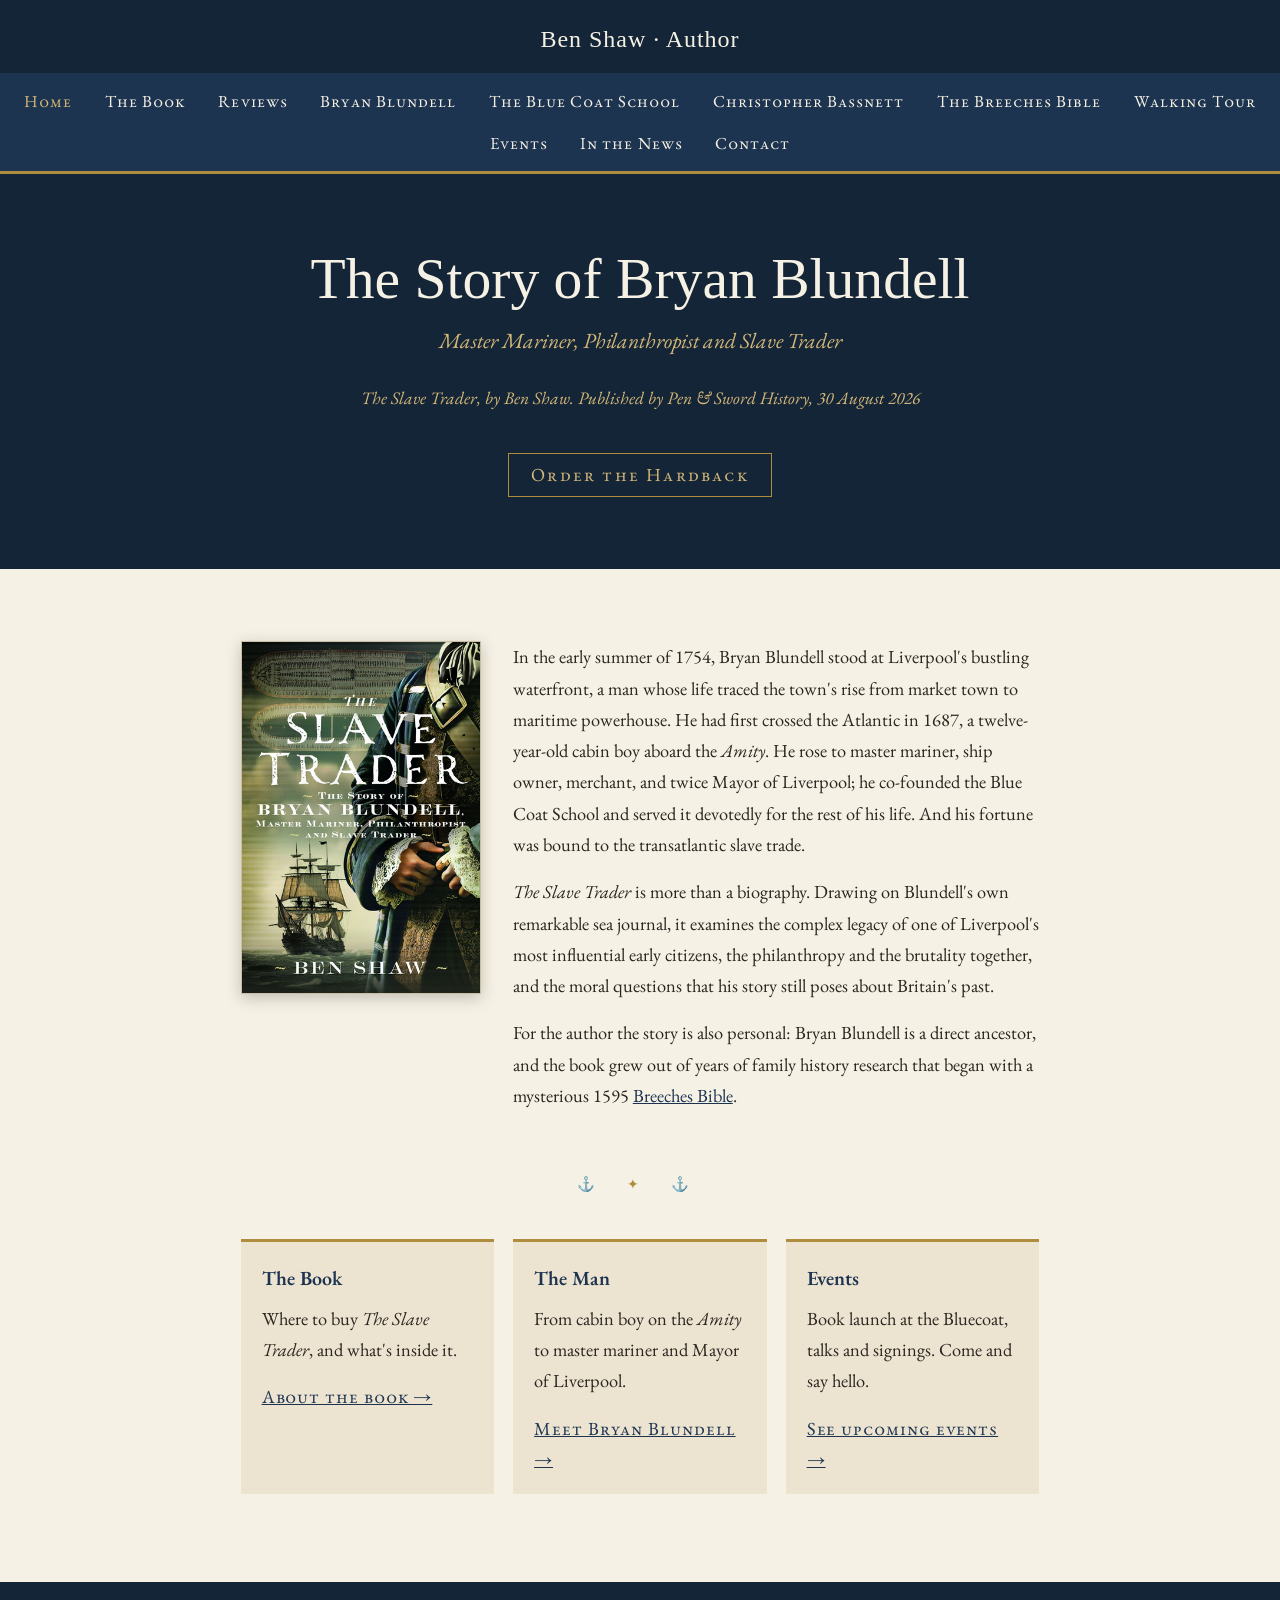
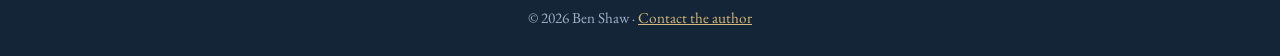
<file: index.html>
<!DOCTYPE html>
<html lang="en">
<head>
<meta charset="UTF-8">
<meta name="viewport" content="width=device-width, initial-scale=1.0">
<title>Ben Shaw, Author | The Story of Bryan Blundell</title>
<meta name="description" content="Ben Shaw, author of The Slave Trader: The Story of Bryan Blundell, Master Mariner, Philanthropist and Slave Trader. Published by Pen &amp; Sword History, 30 August 2026.">
<link rel="stylesheet" href="style.css">
</head>
<body>
<header>
  <div class="site-title"><a href="index.html">Ben Shaw · Author</a></div>
</header>
<nav>
  <a href="index.html" class="current">Home</a>
  <a href="the-slave-trader.html">The Book</a>
  <a href="reviews.html">Reviews</a>
  <a href="bryan-blundell.html">Bryan Blundell</a>
  <a href="blue-coat.html">The Blue Coat School</a>
  <a href="christopher-bassnett.html">Christopher Bassnett</a>
  <a href="breeches-bible.html">The Breeches Bible</a>
  <a href="walking-tour.html">Walking Tour</a>
  <a href="events.html">Events</a>
  <a href="in-the-news.html">In the News</a>
  <a href="contact.html">Contact</a>
</nav>

<div class="hero">
  <h1>The Story of Bryan Blundell</h1>
  <p class="subtitle">Master Mariner, Philanthropist and Slave Trader</p>
  <p class="subtitle" style="font-size:1.1rem;"><em>The Slave Trader</em>, by Ben Shaw. Published by Pen &amp; Sword History, 30 August 2026</p>
  <a class="coming-soon" href="https://www.pen-and-sword.co.uk/The-Slave-Trader-Hardback/p/62162" style="text-decoration:none;">Order the Hardback</a>
</div>

<main>
  <div class="book-block">
    <img src="images/the-slave-trader-cover.png" alt="Cover of The Slave Trader by Ben Shaw">
    <div class="book-text">
      <p>In the early summer of 1754, Bryan Blundell stood at Liverpool's bustling waterfront, a man whose life traced the town's rise from market town to maritime powerhouse. He had first crossed the Atlantic in 1687, a twelve-year-old cabin boy aboard the <em>Amity</em>. He rose to master mariner, ship owner, merchant, and twice Mayor of Liverpool; he co-founded the Blue Coat School and served it devotedly for the rest of his life. And his fortune was bound to the transatlantic slave trade.</p>
      <p><em>The Slave Trader</em> is more than a biography. Drawing on Blundell's own remarkable sea journal, it examines the complex legacy of one of Liverpool's most influential early citizens, the philanthropy and the brutality together, and the moral questions that his story still poses about Britain's past.</p>
      <p>For the author the story is also personal: Bryan Blundell is a direct ancestor, and the book grew out of years of family history research that began with a mysterious 1595 <a href="breeches-bible.html">Breeches Bible</a>.</p>
    </div>
  </div>

  <hr class="flourish">

  <div class="features">
    <div class="feature">
      <h3>The Book</h3>
      <p>Where to buy <em>The Slave Trader</em>, and what's inside it.</p>
      <a href="the-slave-trader.html">About the book →</a>
    </div>
    <div class="feature">
      <h3>The Man</h3>
      <p>From cabin boy on the <em>Amity</em> to master mariner and Mayor of Liverpool.</p>
      <a href="bryan-blundell.html">Meet Bryan Blundell →</a>
    </div>
    <div class="feature">
      <h3>Events</h3>
      <p>Book launch at the Bluecoat, talks and signings. Come and say hello.</p>
      <a href="events.html">See upcoming events →</a>
    </div>
  </div>
</main>

<footer>
  <p>© 2026 Ben Shaw · <a href="contact.html">Contact the author</a></p>
</footer>
<!-- Cloudflare Web Analytics --><script type='module' src='https://static.cloudflareinsights.com/beacon.min.js' data-cf-beacon='{"token": "50ad4c76dd9146de8ef9f88a80dfe9ea"}'></script><!-- End Cloudflare Web Analytics --></body>
</html>
</file>
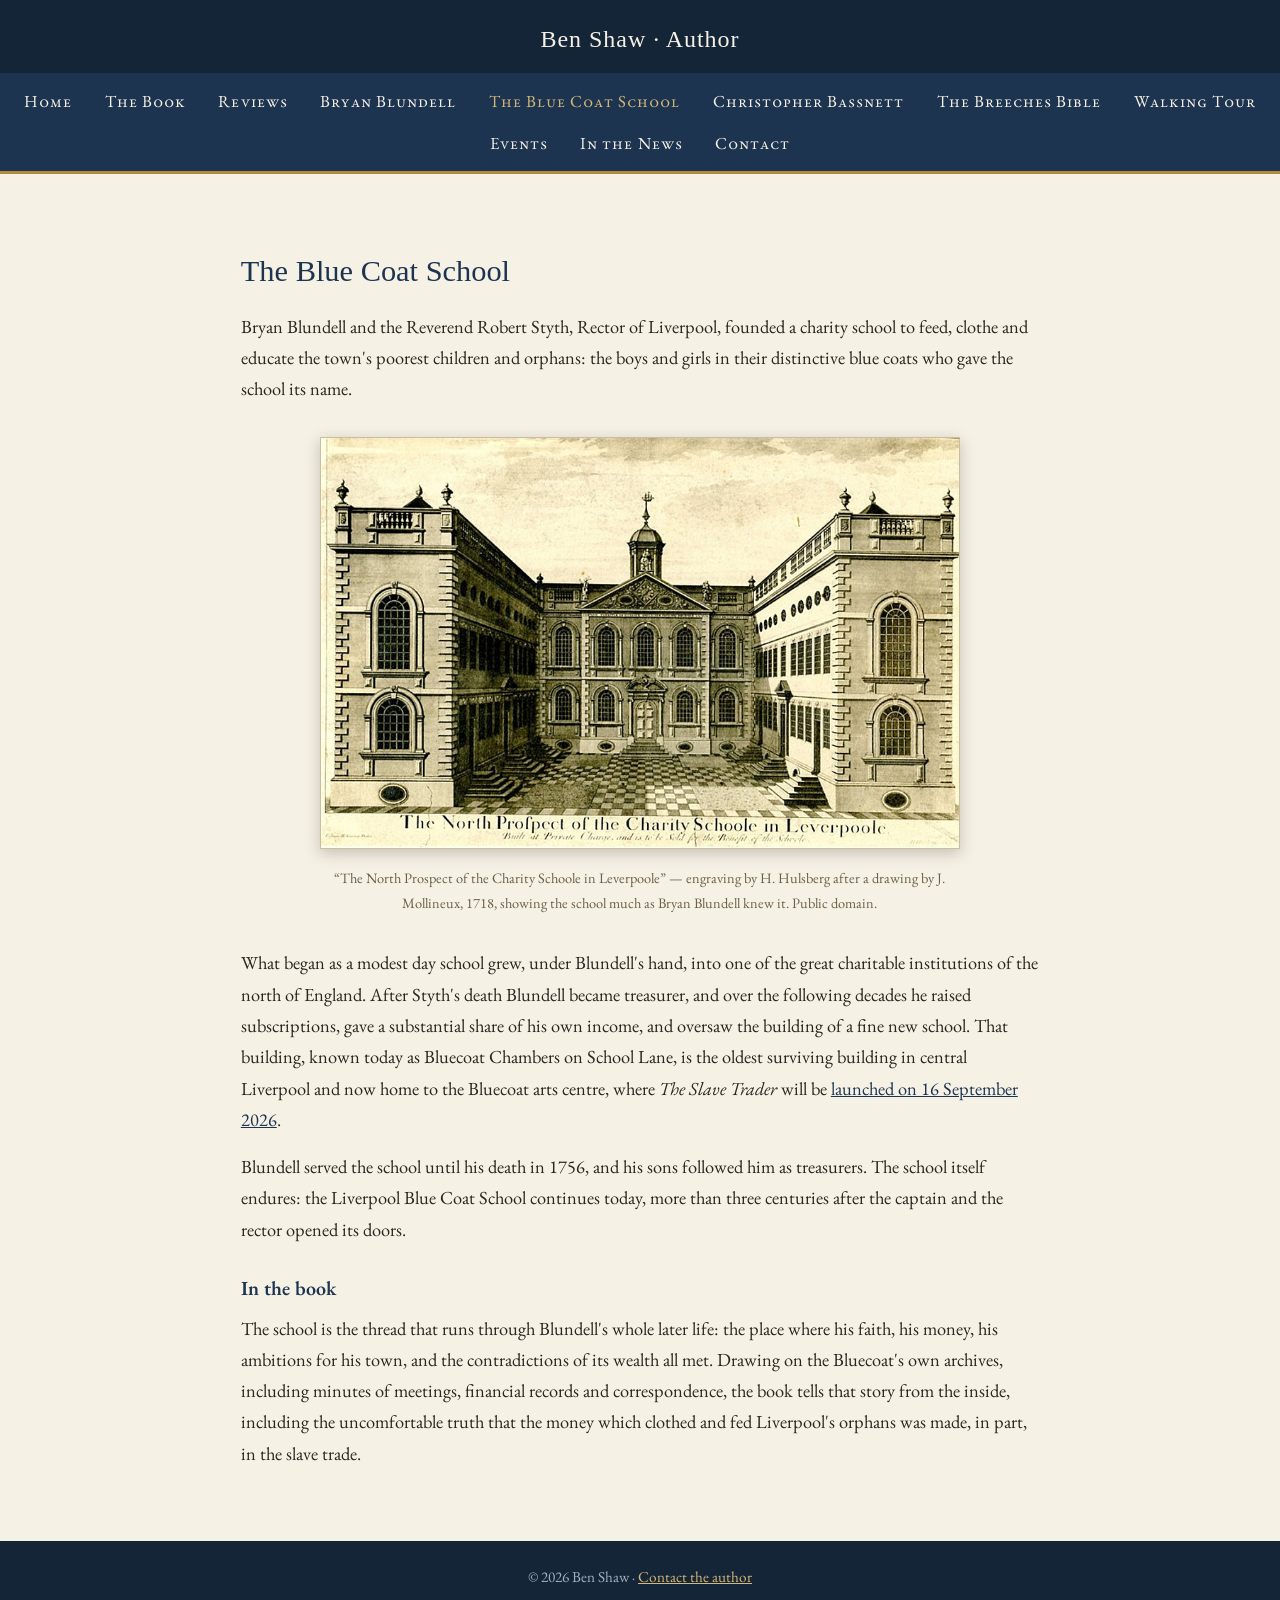
<file: blue-coat.html>
<!DOCTYPE html>
<html lang="en">
<head>
<meta charset="UTF-8">
<meta name="viewport" content="width=device-width, initial-scale=1.0">
<title>The Blue Coat School | Ben Shaw, Author</title>
<link rel="stylesheet" href="style.css">
</head>
<body>
<header>
  <div class="site-title"><a href="index.html">Ben Shaw · Author</a></div>
</header>
<nav>
  <a href="index.html">Home</a>
  <a href="the-slave-trader.html">The Book</a>
  <a href="reviews.html">Reviews</a>
  <a href="bryan-blundell.html">Bryan Blundell</a>
  <a href="blue-coat.html" class="current">The Blue Coat School</a>
  <a href="christopher-bassnett.html">Christopher Bassnett</a>
  <a href="breeches-bible.html">The Breeches Bible</a>
  <a href="walking-tour.html">Walking Tour</a>
  <a href="events.html">Events</a>
  <a href="in-the-news.html">In the News</a>
  <a href="contact.html">Contact</a>
</nav>

<main>
  <h2>The Blue Coat School</h2>
  <p>Bryan Blundell and the Reverend Robert Styth, Rector of Liverpool, founded a charity school to feed, clothe and educate the town's poorest children and orphans: the boys and girls in their distinctive blue coats who gave the school its name.</p>

  <figure class="plate">
    <img src="images/blue-coat-hospital-1718.png" alt="The North Prospect of the Charity Schoole in Leverpoole, an engraving of 1718">
    <figcaption>&ldquo;The North Prospect of the Charity Schoole in Leverpoole&rdquo; — engraving by H. Hulsberg after a drawing by J. Mollineux, 1718, showing the school much as Bryan Blundell knew it. Public domain.</figcaption>
  </figure>

  <p>What began as a modest day school grew, under Blundell's hand, into one of the great charitable institutions of the north of England. After Styth's death Blundell became treasurer, and over the following decades he raised subscriptions, gave a substantial share of his own income, and oversaw the building of a fine new school. That building, known today as Bluecoat Chambers on School Lane, is the oldest surviving building in central Liverpool and now home to the Bluecoat arts centre, where <em>The Slave Trader</em> will be <a href="events.html">launched on 16 September 2026</a>.</p>

  <p>Blundell served the school until his death in 1756, and his sons followed him as treasurers. The school itself endures: the Liverpool Blue Coat School continues today, more than three centuries after the captain and the rector opened its doors.</p>

  <h3>In the book</h3>
  <p>The school is the thread that runs through Blundell's whole later life: the place where his faith, his money, his ambitions for his town, and the contradictions of its wealth all met. Drawing on the Bluecoat's own archives, including minutes of meetings, financial records and correspondence, the book tells that story from the inside, including the uncomfortable truth that the money which clothed and fed Liverpool's orphans was made, in part, in the slave trade.</p>
</main>

<footer>
  <p>© 2026 Ben Shaw · <a href="contact.html">Contact the author</a></p>
</footer>
<!-- Cloudflare Web Analytics --><script type='module' src='https://static.cloudflareinsights.com/beacon.min.js' data-cf-beacon='{"token": "50ad4c76dd9146de8ef9f88a80dfe9ea"}'></script><!-- End Cloudflare Web Analytics --></body>
</html>
</file>
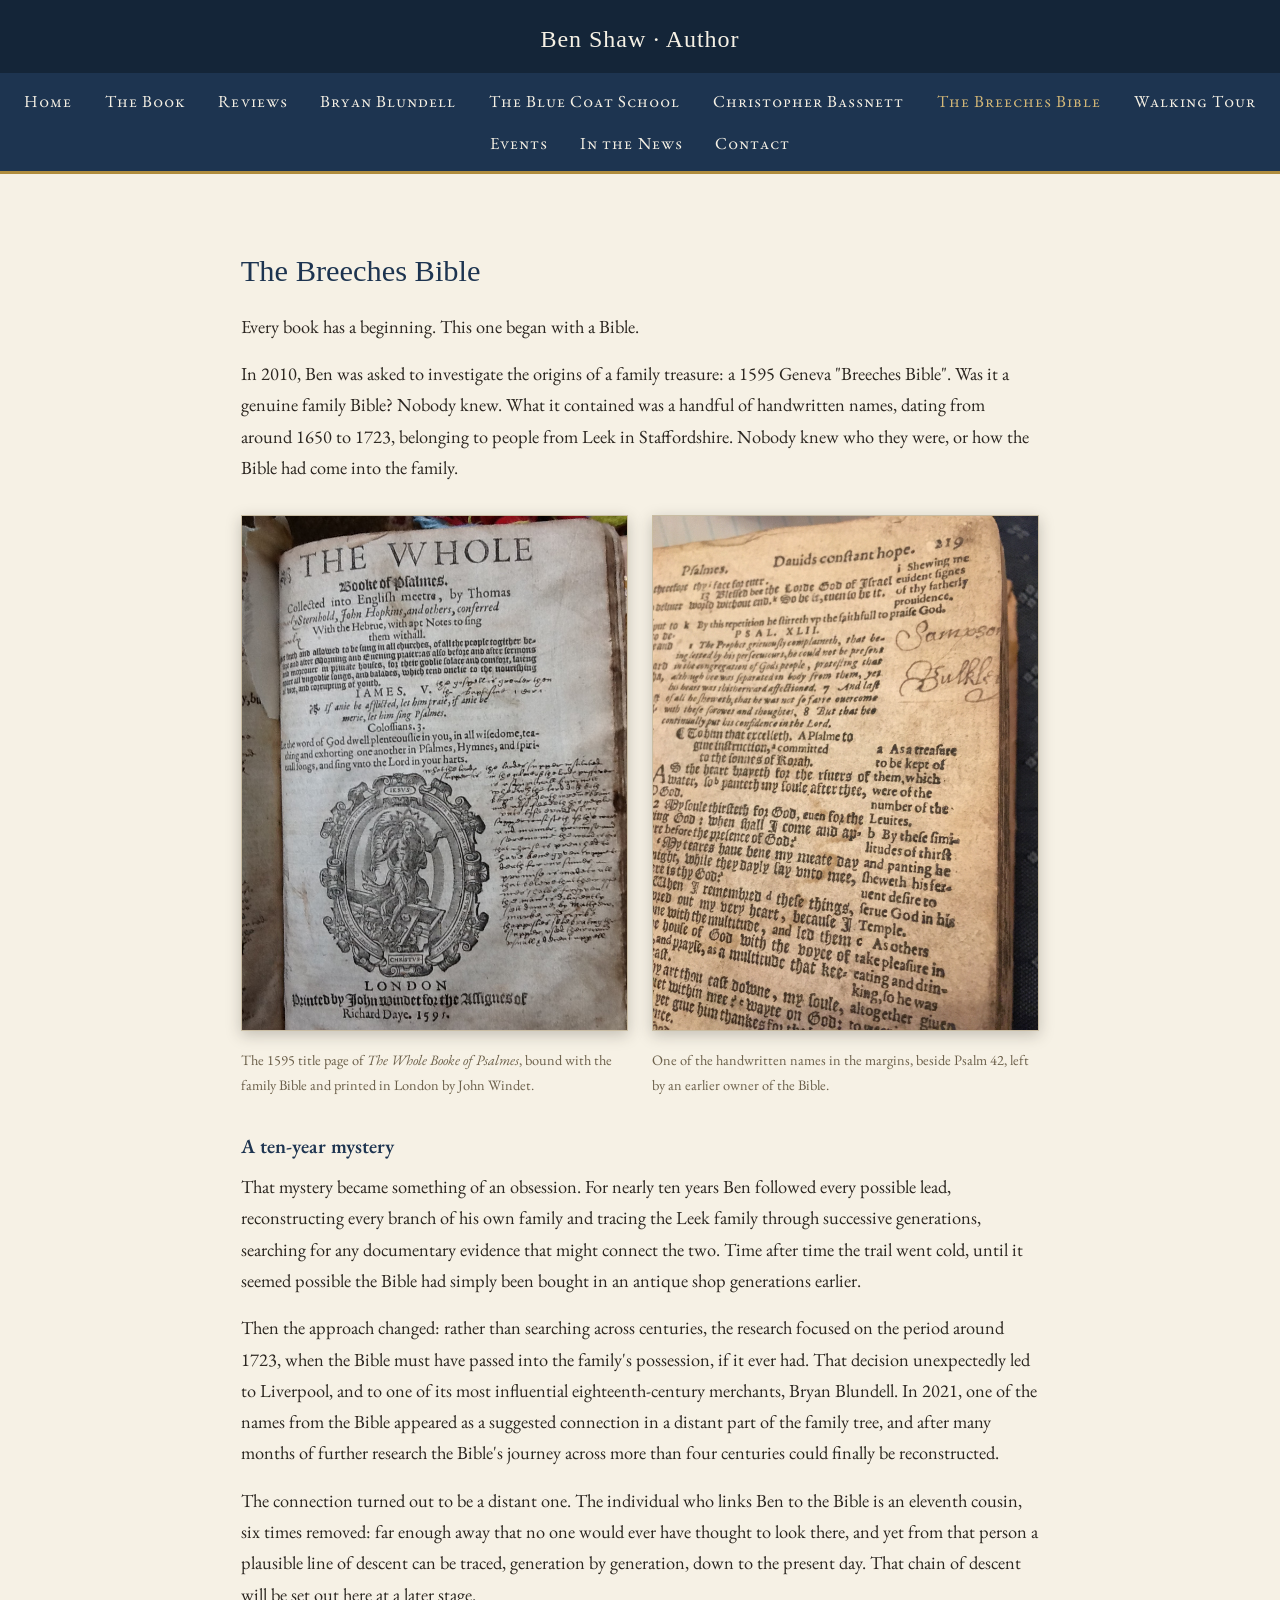
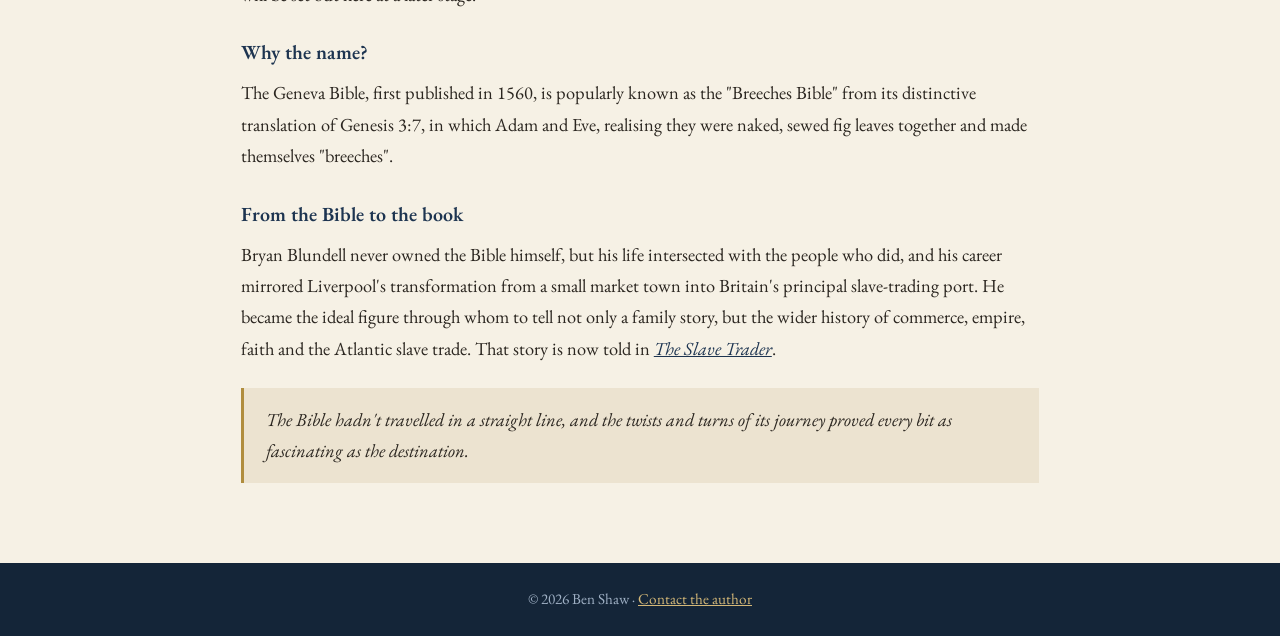
<file: breeches-bible.html>
<!DOCTYPE html>
<html lang="en">
<head>
<meta charset="UTF-8">
<meta name="viewport" content="width=device-width, initial-scale=1.0">
<title>The Breeches Bible | Ben Shaw, Author</title>
<link rel="stylesheet" href="style.css">
</head>
<body>
<header>
  <div class="site-title"><a href="index.html">Ben Shaw · Author</a></div>
</header>
<nav>
  <a href="index.html">Home</a>
  <a href="the-slave-trader.html">The Book</a>
  <a href="reviews.html">Reviews</a>
  <a href="bryan-blundell.html">Bryan Blundell</a>
  <a href="blue-coat.html">The Blue Coat School</a>
  <a href="christopher-bassnett.html">Christopher Bassnett</a>
  <a href="breeches-bible.html" class="current">The Breeches Bible</a>
  <a href="walking-tour.html">Walking Tour</a>
  <a href="events.html">Events</a>
  <a href="in-the-news.html">In the News</a>
  <a href="contact.html">Contact</a>
</nav>

<main>
  <h2>The Breeches Bible</h2>
  <p>Every book has a beginning. This one began with a Bible.</p>

  <p>In 2010, Ben was asked to investigate the origins of a family treasure: a 1595 Geneva "Breeches Bible". Was it a genuine family Bible? Nobody knew. What it contained was a handful of handwritten names, dating from around 1650 to 1723, belonging to people from Leek in Staffordshire. Nobody knew who they were, or how the Bible had come into the family.</p>

  <div class="image-row">
    <figure>
      <img src="images/breeches-bible-title-page-1595.png" alt="Title page of The Whole Booke of Psalmes, London, 1595, bound with the Geneva Breeches Bible">
      <figcaption>The 1595 title page of <em>The Whole Booke of Psalmes</em>, bound with the family Bible and printed in London by John Windet.</figcaption>
    </figure>
    <figure>
      <img src="images/breeches-bible-signatures.png" alt="A page of the Psalms in the Breeches Bible with a handwritten name in the margin">
      <figcaption>One of the handwritten names in the margins, beside Psalm 42, left by an earlier owner of the Bible.</figcaption>
    </figure>
  </div>

  <h3>A ten-year mystery</h3>
  <p>That mystery became something of an obsession. For nearly ten years Ben followed every possible lead, reconstructing every branch of his own family and tracing the Leek family through successive generations, searching for any documentary evidence that might connect the two. Time after time the trail went cold, until it seemed possible the Bible had simply been bought in an antique shop generations earlier.</p>

  <p>Then the approach changed: rather than searching across centuries, the research focused on the period around 1723, when the Bible must have passed into the family's possession, if it ever had. That decision unexpectedly led to Liverpool, and to one of its most influential eighteenth-century merchants, Bryan Blundell. In 2021, one of the names from the Bible appeared as a suggested connection in a distant part of the family tree, and after many months of further research the Bible's journey across more than four centuries could finally be reconstructed.</p>

  <p>The connection turned out to be a distant one. The individual who links Ben to the Bible is an eleventh cousin, six times removed: far enough away that no one would ever have thought to look there, and yet from that person a plausible line of descent can be traced, generation by generation, down to the present day. That chain of descent will be set out here at a later stage.</p>

  <h3>Why the name?</h3>
  <p>The Geneva Bible, first published in 1560, is popularly known as the "Breeches Bible" from its distinctive translation of Genesis 3:7, in which Adam and Eve, realising they were naked, sewed fig leaves together and made themselves "breeches".</p>

  <h3>From the Bible to the book</h3>
  <p>Bryan Blundell never owned the Bible himself, but his life intersected with the people who did, and his career mirrored Liverpool's transformation from a small market town into Britain's principal slave-trading port. He became the ideal figure through whom to tell not only a family story, but the wider history of commerce, empire, faith and the Atlantic slave trade. That story is now told in <a href="the-slave-trader.html"><em>The Slave Trader</em></a>.</p>

  <blockquote>
    The Bible hadn't travelled in a straight line, and the twists and turns of its journey proved every bit as fascinating as the destination.
  </blockquote>
</main>

<footer>
  <p>© 2026 Ben Shaw · <a href="contact.html">Contact the author</a></p>
</footer>
<!-- Cloudflare Web Analytics --><script type='module' src='https://static.cloudflareinsights.com/beacon.min.js' data-cf-beacon='{"token": "50ad4c76dd9146de8ef9f88a80dfe9ea"}'></script><!-- End Cloudflare Web Analytics --></body>
</html>
</file>
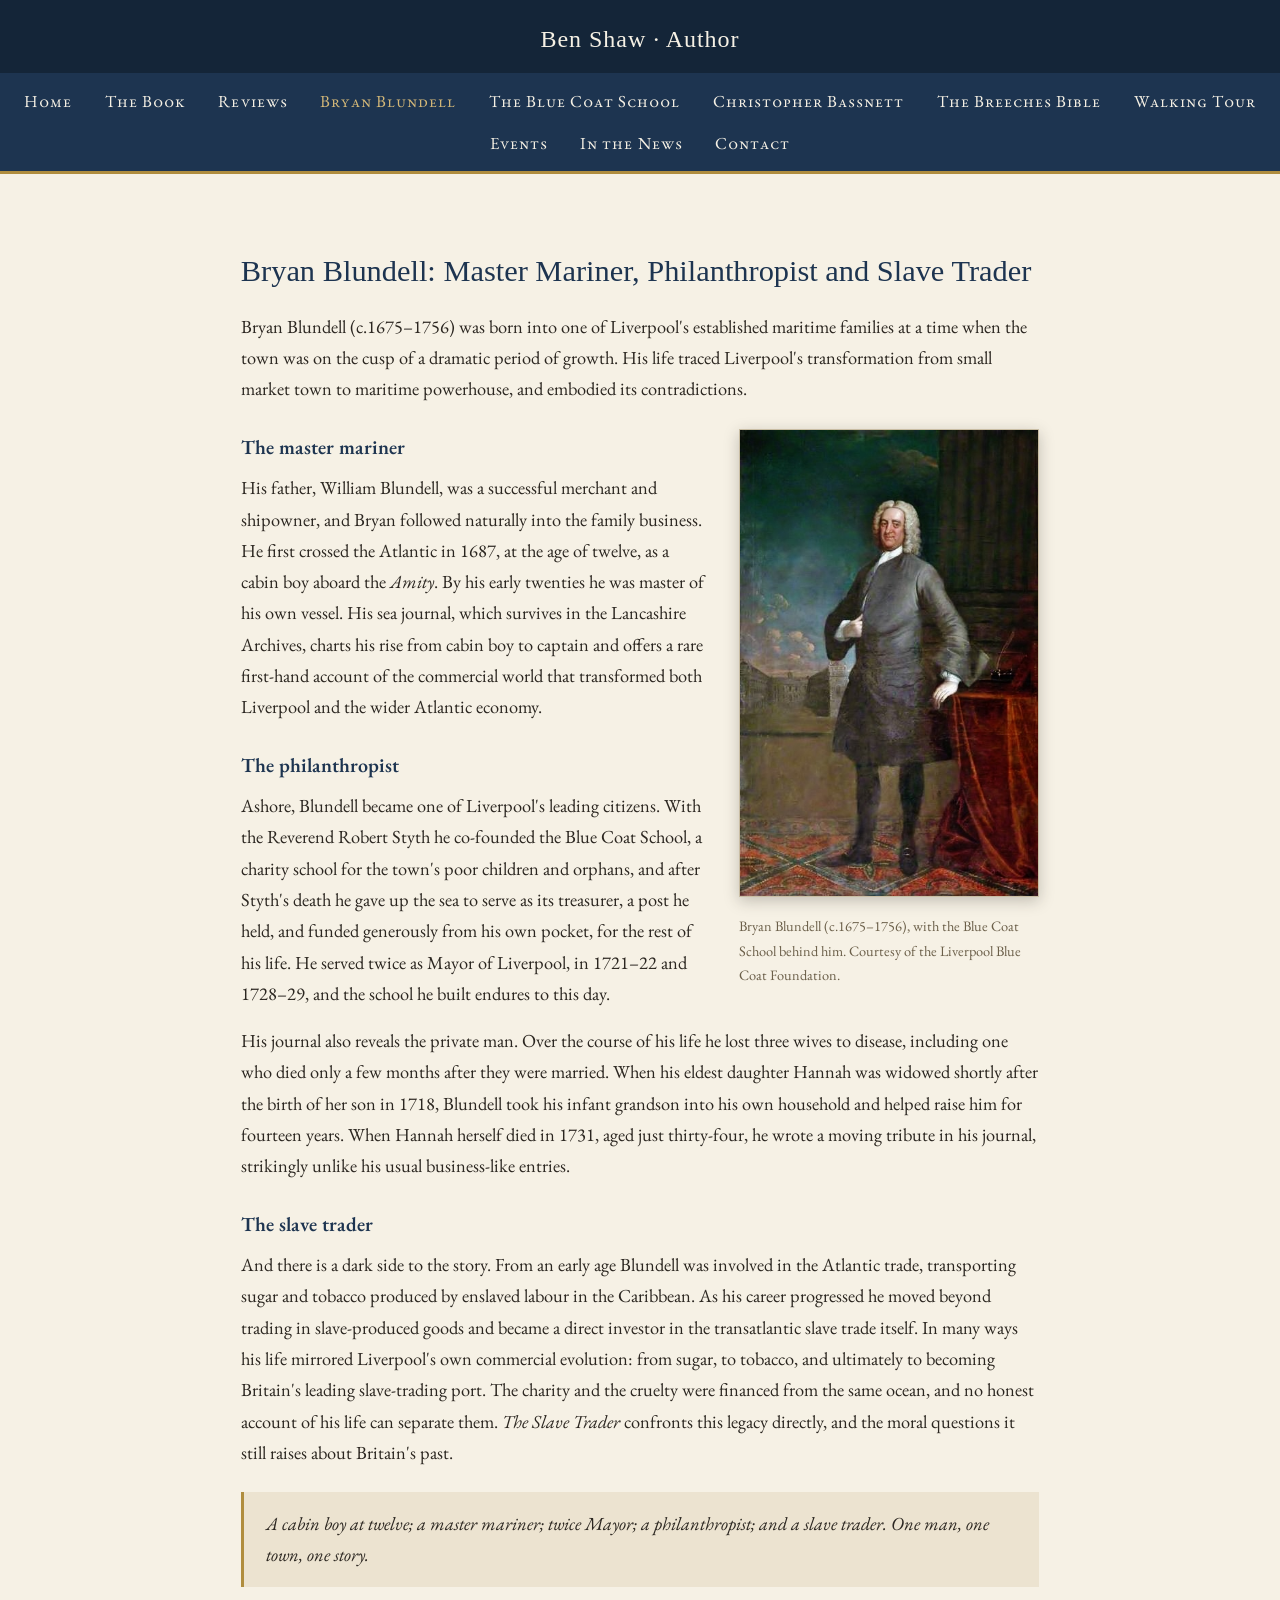
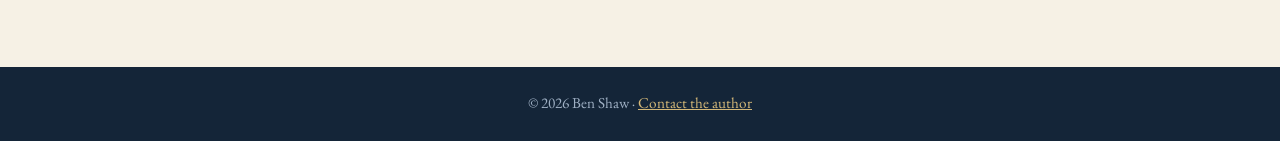
<file: bryan-blundell.html>
<!DOCTYPE html>
<html lang="en">
<head>
<meta charset="UTF-8">
<meta name="viewport" content="width=device-width, initial-scale=1.0">
<title>Bryan Blundell | Master Mariner, Philanthropist and Slave Trader</title>
<link rel="stylesheet" href="style.css">
</head>
<body>
<header>
  <div class="site-title"><a href="index.html">Ben Shaw · Author</a></div>
</header>
<nav>
  <a href="index.html">Home</a>
  <a href="the-slave-trader.html">The Book</a>
  <a href="reviews.html">Reviews</a>
  <a href="bryan-blundell.html" class="current">Bryan Blundell</a>
  <a href="blue-coat.html">The Blue Coat School</a>
  <a href="christopher-bassnett.html">Christopher Bassnett</a>
  <a href="breeches-bible.html">The Breeches Bible</a>
  <a href="walking-tour.html">Walking Tour</a>
  <a href="events.html">Events</a>
  <a href="in-the-news.html">In the News</a>
  <a href="contact.html">Contact</a>
</nav>

<main>
  <h2>Bryan Blundell: Master Mariner, Philanthropist and Slave Trader</h2>
  <p>Bryan Blundell (c.1675–1756) was born into one of Liverpool's established maritime families at a time when the town was on the cusp of a dramatic period of growth. His life traced Liverpool's transformation from small market town to maritime powerhouse, and embodied its contradictions.</p>

  <figure class="portrait">
    <img src="images/bryan-blundell-portrait.png" alt="Portrait of Bryan Blundell, standing beside a draped table with a view of the Blue Coat School behind him">
    <figcaption>Bryan Blundell (c.1675&ndash;1756), with the Blue Coat School behind him. Courtesy of the Liverpool Blue Coat Foundation.</figcaption>
  </figure>

  <h3>The master mariner</h3>
  <p>His father, William Blundell, was a successful merchant and shipowner, and Bryan followed naturally into the family business. He first crossed the Atlantic in 1687, at the age of twelve, as a cabin boy aboard the <em>Amity</em>. By his early twenties he was master of his own vessel. His sea journal, which survives in the Lancashire Archives, charts his rise from cabin boy to captain and offers a rare first-hand account of the commercial world that transformed both Liverpool and the wider Atlantic economy.</p>

  <h3>The philanthropist</h3>
  <p>Ashore, Blundell became one of Liverpool's leading citizens. With the Reverend Robert Styth he co-founded the Blue Coat School, a charity school for the town's poor children and orphans, and after Styth's death he gave up the sea to serve as its treasurer, a post he held, and funded generously from his own pocket, for the rest of his life. He served twice as Mayor of Liverpool, in 1721–22 and 1728–29, and the school he built endures to this day.</p>

  <p>His journal also reveals the private man. Over the course of his life he lost three wives to disease, including one who died only a few months after they were married. When his eldest daughter Hannah was widowed shortly after the birth of her son in 1718, Blundell took his infant grandson into his own household and helped raise him for fourteen years. When Hannah herself died in 1731, aged just thirty-four, he wrote a moving tribute in his journal, strikingly unlike his usual business-like entries.</p>

  <h3>The slave trader</h3>
  <p>And there is a dark side to the story. From an early age Blundell was involved in the Atlantic trade, transporting sugar and tobacco produced by enslaved labour in the Caribbean. As his career progressed he moved beyond trading in slave-produced goods and became a direct investor in the transatlantic slave trade itself. In many ways his life mirrored Liverpool's own commercial evolution: from sugar, to tobacco, and ultimately to becoming Britain's leading slave-trading port. The charity and the cruelty were financed from the same ocean, and no honest account of his life can separate them. <em>The Slave Trader</em> confronts this legacy directly, and the moral questions it still raises about Britain's past.</p>

  <blockquote>
    A cabin boy at twelve; a master mariner; twice Mayor; a philanthropist; and a slave trader. One man, one town, one story.
  </blockquote>
</main>

<footer>
  <p>© 2026 Ben Shaw · <a href="contact.html">Contact the author</a></p>
</footer>
<!-- Cloudflare Web Analytics --><script type='module' src='https://static.cloudflareinsights.com/beacon.min.js' data-cf-beacon='{"token": "50ad4c76dd9146de8ef9f88a80dfe9ea"}'></script><!-- End Cloudflare Web Analytics --></body>
</html>
</file>
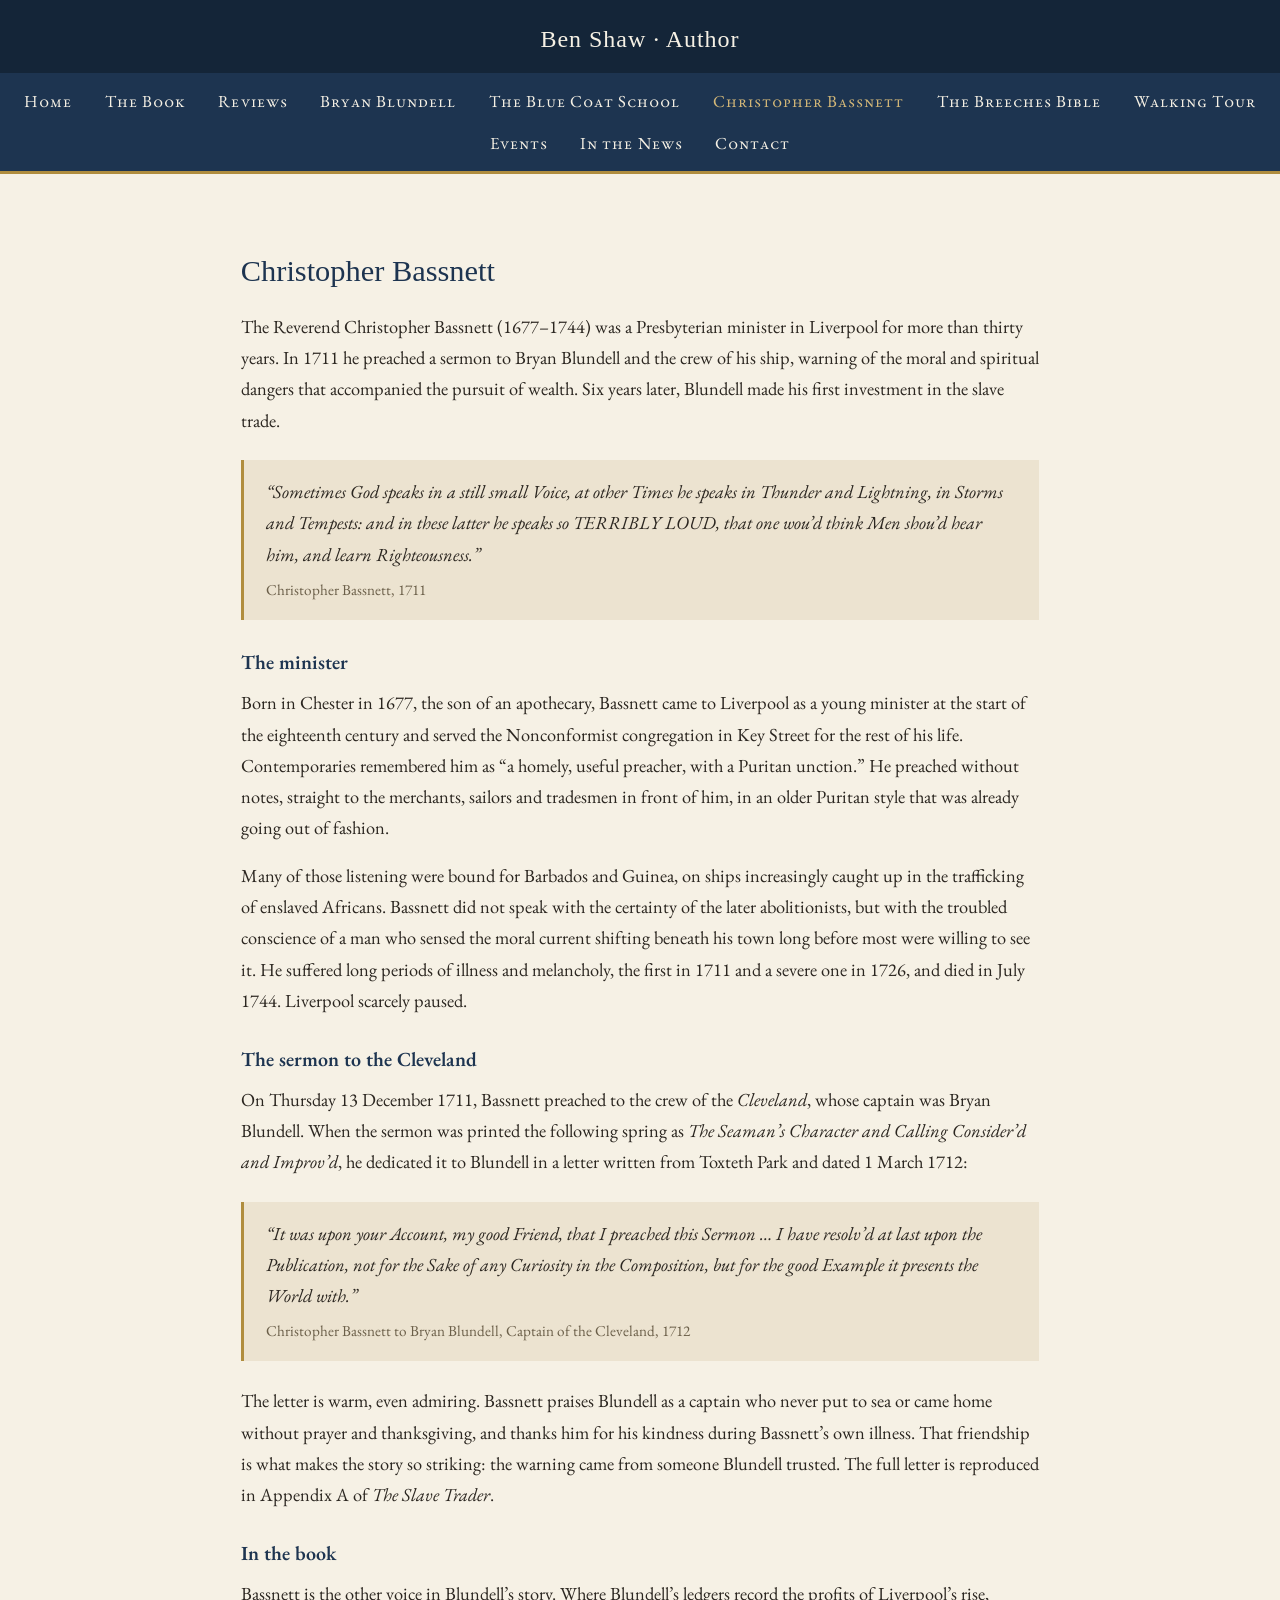
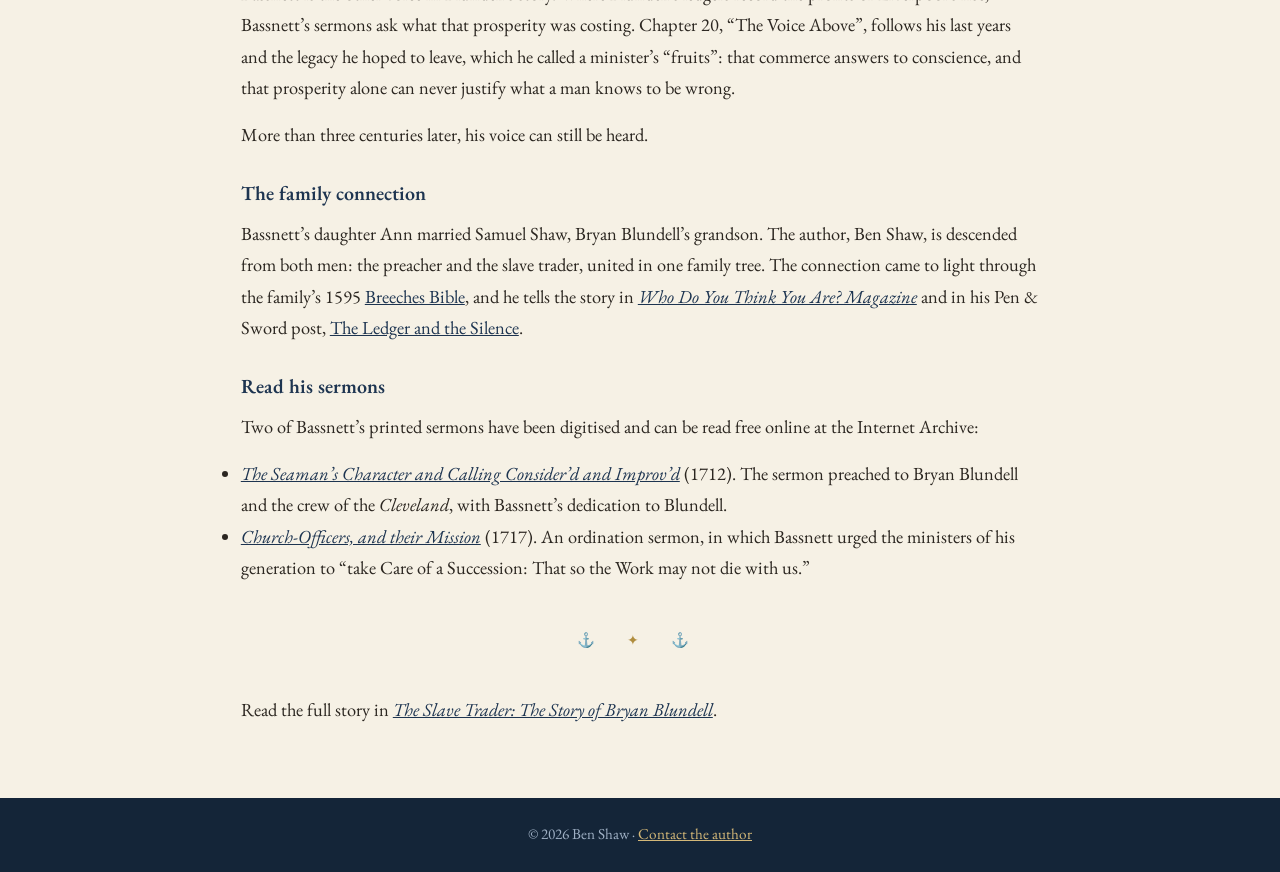
<file: christopher-bassnett.html>
<!DOCTYPE html>
<html lang="en">
<head>
<meta charset="UTF-8">
<meta name="viewport" content="width=device-width, initial-scale=1.0">
<title>Christopher Bassnett | Ben Shaw, Author</title>
<meta name="description" content="Christopher Bassnett (1677–1744), the Liverpool minister who preached to Bryan Blundell and his crew in 1711, and his place in The Slave Trader.">
<link rel="stylesheet" href="style.css">
</head>
<body>
<header>
  <div class="site-title"><a href="index.html">Ben Shaw · Author</a></div>
</header>
<nav>
  <a href="index.html">Home</a>
  <a href="the-slave-trader.html">The Book</a>
  <a href="reviews.html">Reviews</a>
  <a href="bryan-blundell.html">Bryan Blundell</a>
  <a href="blue-coat.html">The Blue Coat School</a>
  <a href="christopher-bassnett.html" class="current">Christopher Bassnett</a>
  <a href="breeches-bible.html">The Breeches Bible</a>
  <a href="walking-tour.html">Walking Tour</a>
  <a href="events.html">Events</a>
  <a href="in-the-news.html">In the News</a>
  <a href="contact.html">Contact</a>
</nav>

<main>
  <h2>Christopher Bassnett</h2>
  <p>The Reverend Christopher Bassnett (1677–1744) was a Presbyterian minister in Liverpool for more than thirty years. In 1711 he preached a sermon to Bryan Blundell and the crew of his ship, warning of the moral and spiritual dangers that accompanied the pursuit of wealth. Six years later, Blundell made his first investment in the slave trade.</p>

  <blockquote>
    “Sometimes God speaks in a still small Voice, at other Times he speaks in Thunder and Lightning, in Storms and Tempests: and in these latter he speaks so TERRIBLY LOUD, that one wou’d think Men shou’d hear him, and learn Righteousness.”
    <cite>Christopher Bassnett, 1711</cite>
  </blockquote>

  <h3>The minister</h3>
  <p>Born in Chester in 1677, the son of an apothecary, Bassnett came to Liverpool as a young minister at the start of the eighteenth century and served the Nonconformist congregation in Key Street for the rest of his life. Contemporaries remembered him as “a homely, useful preacher, with a Puritan unction.” He preached without notes, straight to the merchants, sailors and tradesmen in front of him, in an older Puritan style that was already going out of fashion.</p>
  <p>Many of those listening were bound for Barbados and Guinea, on ships increasingly caught up in the trafficking of enslaved Africans. Bassnett did not speak with the certainty of the later abolitionists, but with the troubled conscience of a man who sensed the moral current shifting beneath his town long before most were willing to see it. He suffered long periods of illness and melancholy, the first in 1711 and a severe one in 1726, and died in July 1744. Liverpool scarcely paused.</p>

  <h3>The sermon to the Cleveland</h3>
  <p>On Thursday 13 December 1711, Bassnett preached to the crew of the <em>Cleveland</em>, whose captain was Bryan Blundell. When the sermon was printed the following spring as <em>The Seaman’s Character and Calling Consider’d and Improv’d</em>, he dedicated it to Blundell in a letter written from Toxteth Park and dated 1 March 1712:</p>

  <blockquote>
    “It was upon your Account, my good Friend, that I preached this Sermon … I have resolv’d at last upon the Publication, not for the Sake of any Curiosity in the Composition, but for the good Example it presents the World with.”
    <cite>Christopher Bassnett to Bryan Blundell, Captain of the Cleveland, 1712</cite>
  </blockquote>

  <p>The letter is warm, even admiring. Bassnett praises Blundell as a captain who never put to sea or came home without prayer and thanksgiving, and thanks him for his kindness during Bassnett’s own illness. That friendship is what makes the story so striking: the warning came from someone Blundell trusted. The full letter is reproduced in Appendix A of <em>The Slave Trader</em>.</p>

  <h3>In the book</h3>
  <p>Bassnett is the other voice in Blundell’s story. Where Blundell’s ledgers record the profits of Liverpool’s rise, Bassnett’s sermons ask what that prosperity was costing. Chapter 20, “The Voice Above”, follows his last years and the legacy he hoped to leave, which he called a minister’s “fruits”: that commerce answers to conscience, and that prosperity alone can never justify what a man knows to be wrong.</p>
  <p>More than three centuries later, his voice can still be heard.</p>

  <h3>The family connection</h3>
  <p>Bassnett’s daughter Ann married Samuel Shaw, Bryan Blundell’s grandson. The author, Ben Shaw, is descended from both men: the preacher and the slave trader, united in one family tree. The connection came to light through the family’s 1595 <a href="breeches-bible.html">Breeches Bible</a>, and he tells the story in <a href="in-the-news.html"><em>Who Do You Think You Are? Magazine</em></a> and in his Pen &amp; Sword post, <a href="https://www.pen-and-sword.co.uk/blog/the-ledger-and-the-silence/" target="_blank" rel="noopener">The Ledger and the Silence</a>.</p>

  <h3>Read his sermons</h3>
  <p>Two of Bassnett’s printed sermons have been digitised and can be read free online at the Internet Archive:</p>
  <ul>
    <li><a href="https://archive.org/details/bim_eighteenth-century_the-seamans-character-a_bassnett-christopher_1712" target="_blank" rel="noopener"><em>The Seaman’s Character and Calling Consider’d and Improv’d</em></a> (1712). The sermon preached to Bryan Blundell and the crew of the <em>Cleveland</em>, with Bassnett’s dedication to Blundell.</li>
    <li><a href="https://archive.org/details/bim_eighteenth-century_church-officers-and-the_bassnett-christopher_1717" target="_blank" rel="noopener"><em>Church-Officers, and their Mission</em></a> (1717). An ordination sermon, in which Bassnett urged the ministers of his generation to “take Care of a Succession: That so the Work may not die with us.”</li>
  </ul>

  <hr class="flourish">

  <p>Read the full story in <a href="the-slave-trader.html"><em>The Slave Trader: The Story of Bryan Blundell</em></a>.</p>
</main>

<footer>
  <p>© 2026 Ben Shaw · <a href="contact.html">Contact the author</a></p>
</footer>
<!-- Cloudflare Web Analytics --><script type='module' src='https://static.cloudflareinsights.com/beacon.min.js' data-cf-beacon='{"token": "50ad4c76dd9146de8ef9f88a80dfe9ea"}'></script><!-- End Cloudflare Web Analytics --></body>
</html>
</file>
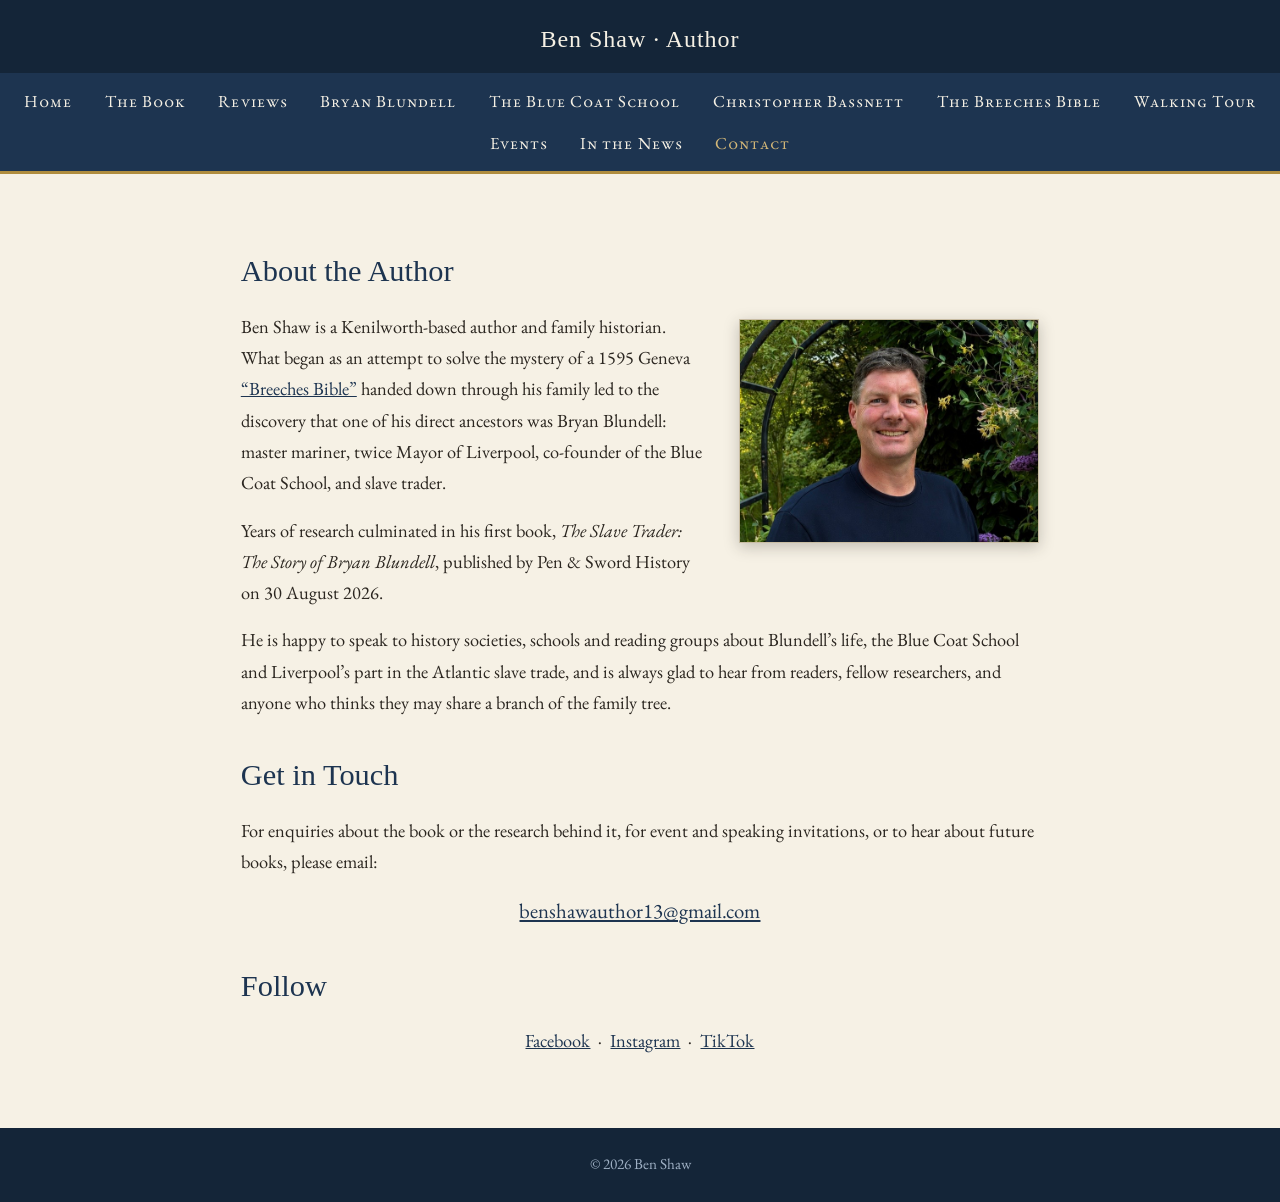
<file: contact.html>
<!DOCTYPE html>
<html lang="en">
<head>
<meta charset="UTF-8">
<meta name="viewport" content="width=device-width, initial-scale=1.0">
<title>Contact | Ben Shaw, Author</title>
<link rel="stylesheet" href="style.css">
</head>
<body>
<header>
  <div class="site-title"><a href="index.html">Ben Shaw · Author</a></div>
</header>
<nav>
  <a href="index.html">Home</a>
  <a href="the-slave-trader.html">The Book</a>
  <a href="reviews.html">Reviews</a>
  <a href="bryan-blundell.html">Bryan Blundell</a>
  <a href="blue-coat.html">The Blue Coat School</a>
  <a href="christopher-bassnett.html">Christopher Bassnett</a>
  <a href="breeches-bible.html">The Breeches Bible</a>
  <a href="walking-tour.html">Walking Tour</a>
  <a href="events.html">Events</a>
  <a href="in-the-news.html">In the News</a>
  <a href="contact.html" class="current">Contact</a>
</nav>

<main>
  <h2>About the Author</h2>
  <figure class="portrait">
    <img src="images/ben-shaw-author.png" alt="Ben Shaw, author of The Slave Trader">
  </figure>
  <p>Ben Shaw is a Kenilworth-based author and family historian. What began as an attempt to solve the mystery of a 1595 Geneva <a href="breeches-bible.html">&ldquo;Breeches Bible&rdquo;</a> handed down through his family led to the discovery that one of his direct ancestors was Bryan Blundell: master mariner, twice Mayor of Liverpool, co-founder of the Blue Coat School, and slave trader.</p>

  <p>Years of research culminated in his first book, <em>The Slave Trader: The Story of Bryan Blundell</em>, published by Pen &amp; Sword History on 30 August 2026.</p>

  <p>He is happy to speak to history societies, schools and reading groups about Blundell’s life, the Blue Coat School and Liverpool’s part in the Atlantic slave trade, and is always glad to hear from readers, fellow researchers, and anyone who thinks they may share a branch of the family tree.</p>

  <h2>Get in Touch</h2>
  <p>For enquiries about the book or the research behind it, for event and speaking invitations, or to hear about future books, please email:</p>
  <p style="text-align:center; font-size:1.3rem;"><a href="mailto:benshawauthor13@gmail.com">benshawauthor13@gmail.com</a></p>

  <h2>Follow</h2>
  <p style="text-align:center; font-size:1.15rem;">
    <a href="https://www.facebook.com/profile.php?id=61563699553266" target="_blank" rel="noopener">Facebook</a>
    &nbsp;&middot;&nbsp;
    <a href="https://www.instagram.com/benshawauthor13/" target="_blank" rel="noopener">Instagram</a>
    &nbsp;&middot;&nbsp;
    <a href="https://www.tiktok.com/@ben.the.bookworm" target="_blank" rel="noopener">TikTok</a>
  </p>
</main>

<footer>
  <p>&copy; 2026 Ben Shaw</p>
</footer>
<!-- Cloudflare Web Analytics --><script type='module' src='https://static.cloudflareinsights.com/beacon.min.js' data-cf-beacon='{"token": "50ad4c76dd9146de8ef9f88a80dfe9ea"}'></script><!-- End Cloudflare Web Analytics --></body>
</html>
</file>
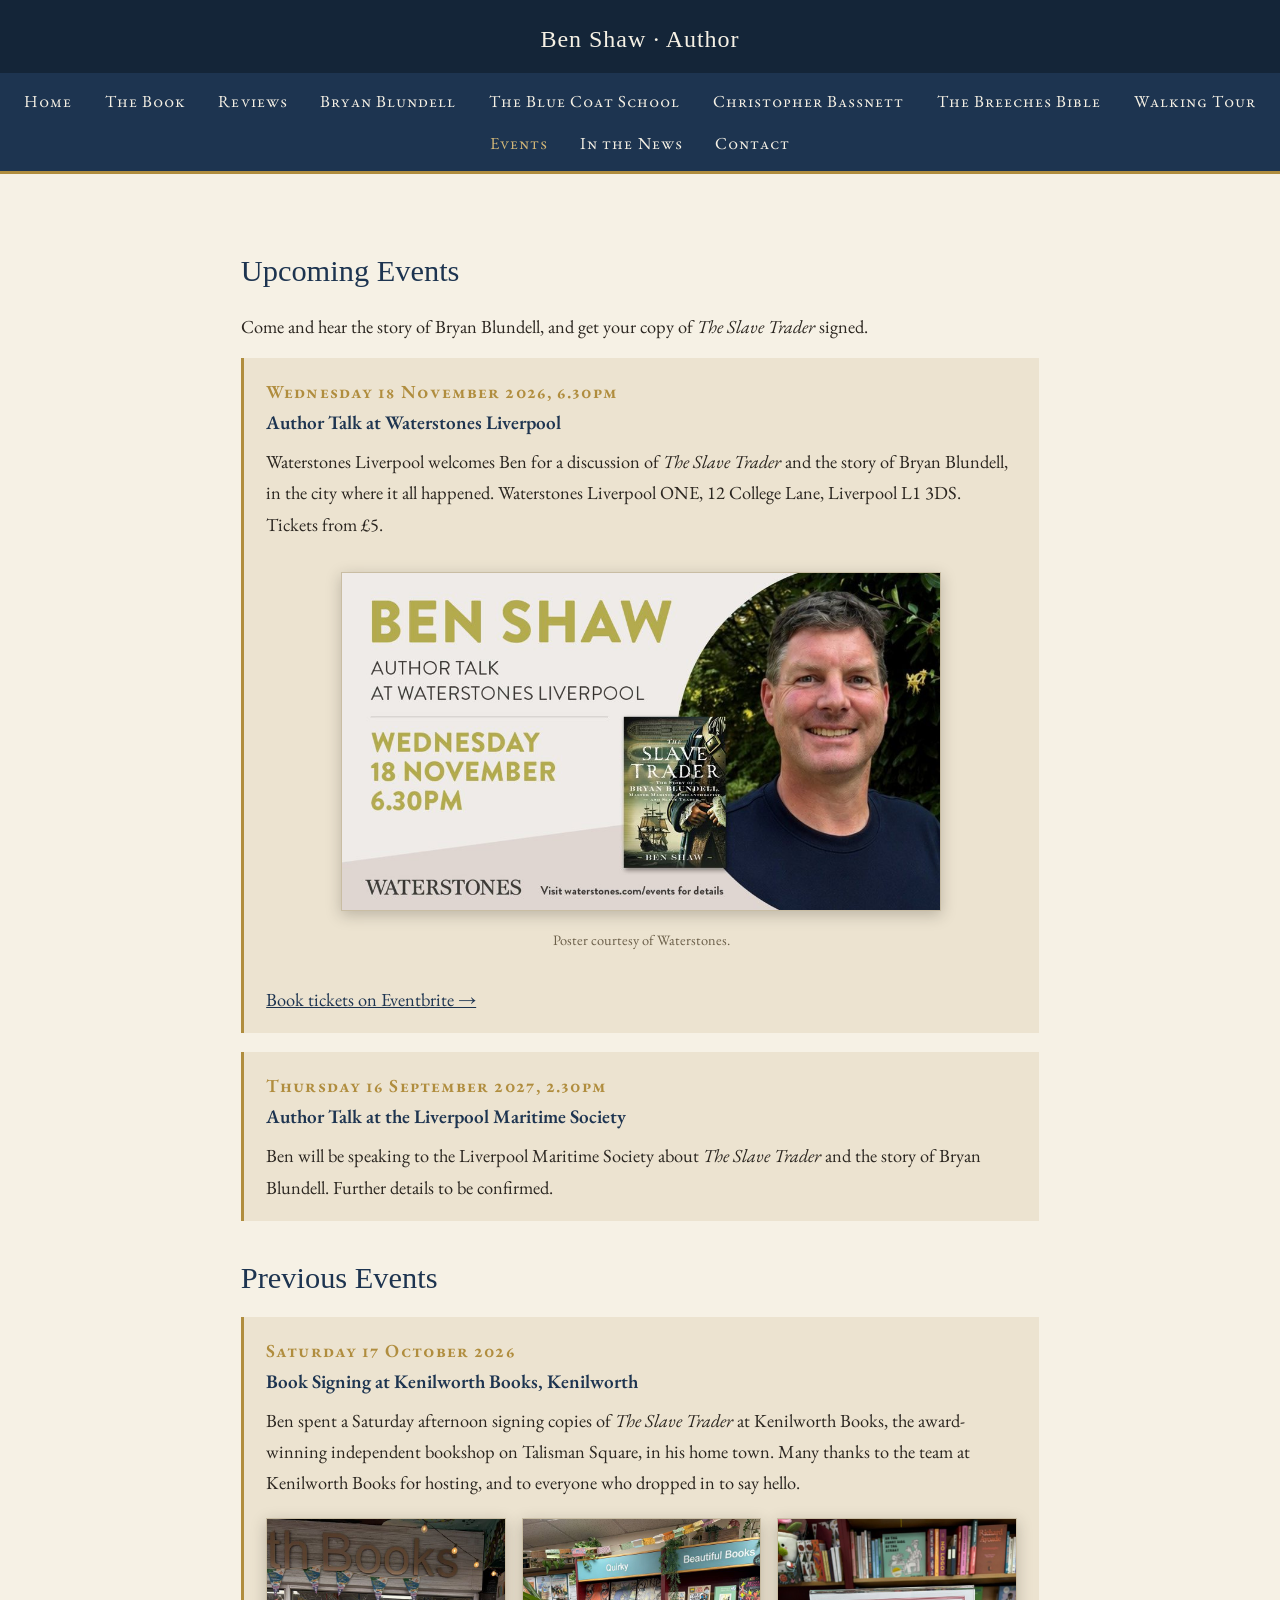
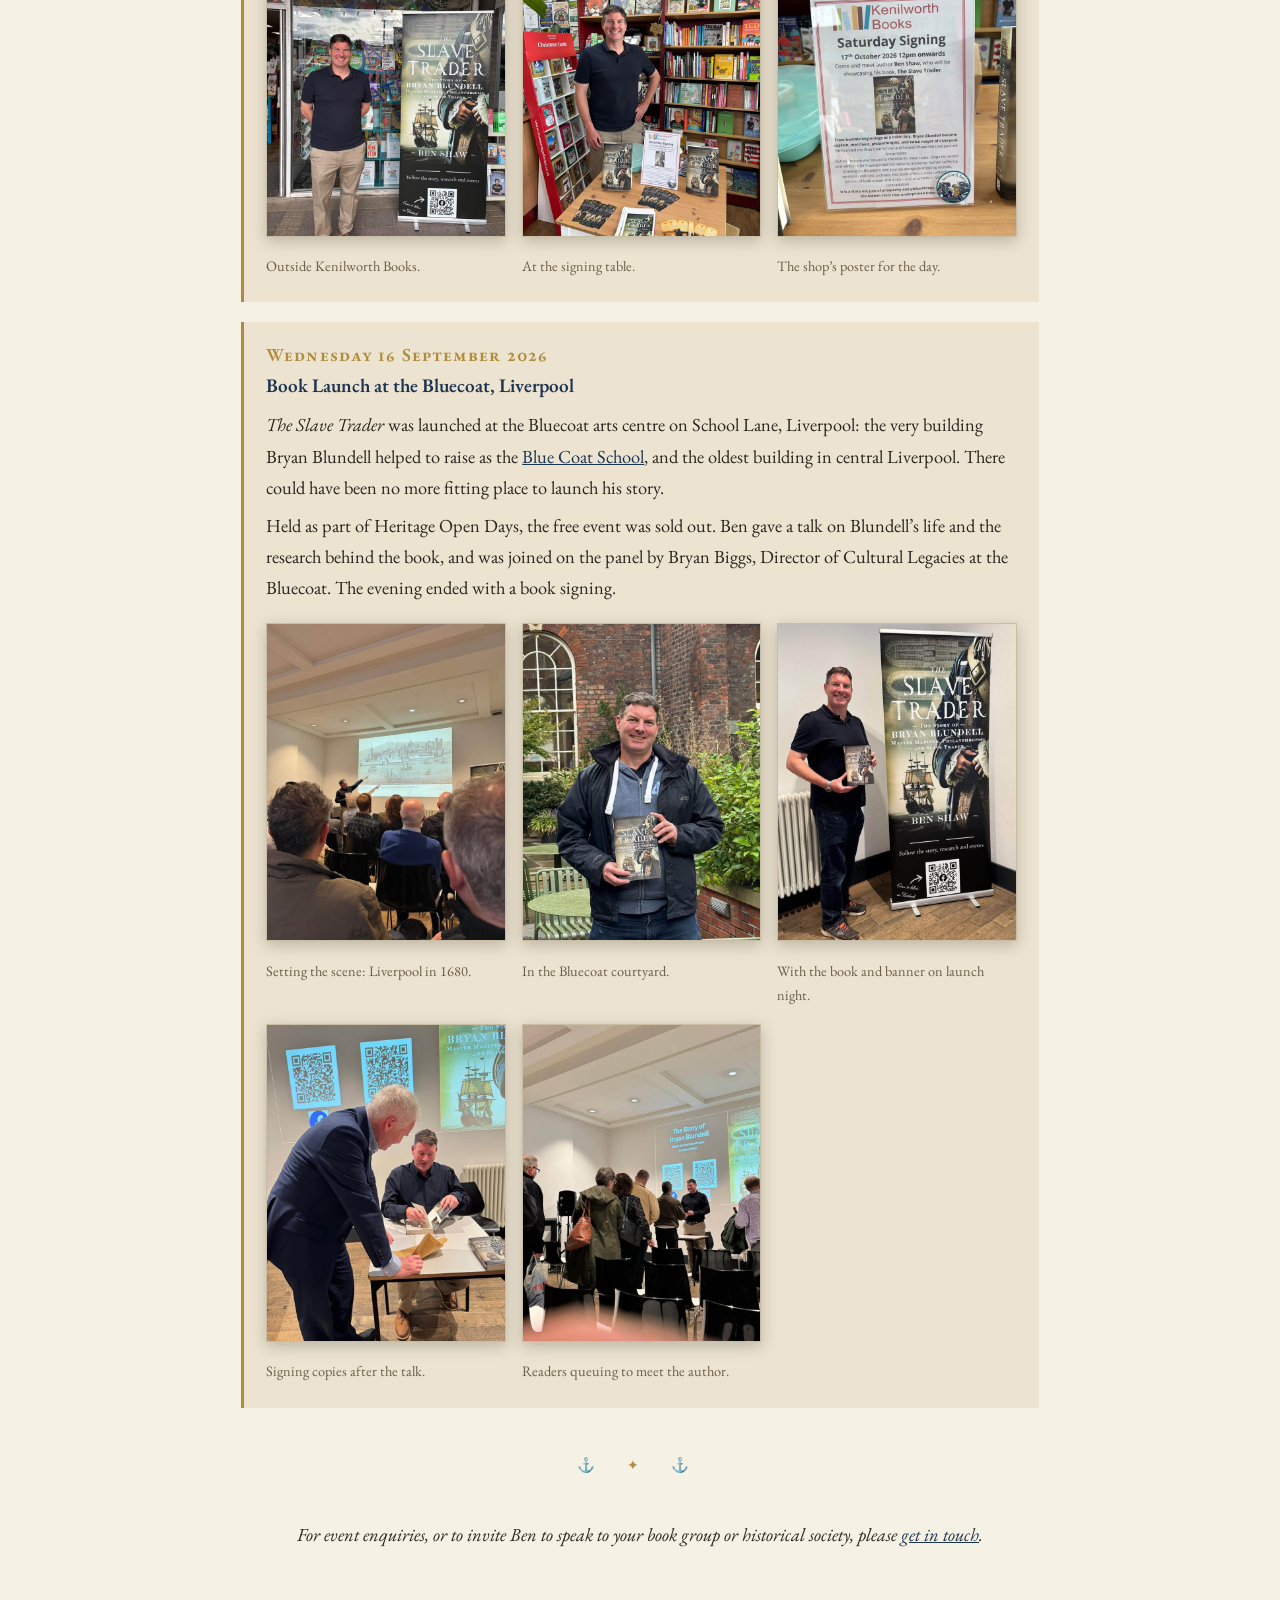
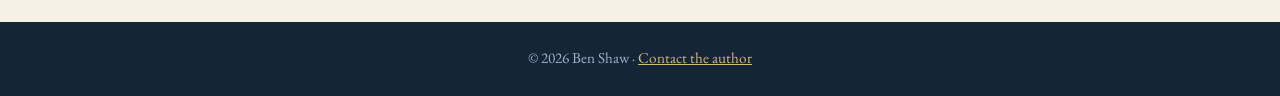
<file: events.html>
<!DOCTYPE html>
<html lang="en">
<head>
<meta charset="UTF-8">
<meta name="viewport" content="width=device-width, initial-scale=1.0">
<title>Events | Ben Shaw, Author</title>
<link rel="stylesheet" href="style.css">
</head>
<body>
<header>
  <div class="site-title"><a href="index.html">Ben Shaw · Author</a></div>
</header>
<nav>
  <a href="index.html">Home</a>
  <a href="the-slave-trader.html">The Book</a>
  <a href="reviews.html">Reviews</a>
  <a href="bryan-blundell.html">Bryan Blundell</a>
  <a href="blue-coat.html">The Blue Coat School</a>
  <a href="christopher-bassnett.html">Christopher Bassnett</a>
  <a href="breeches-bible.html">The Breeches Bible</a>
  <a href="walking-tour.html">Walking Tour</a>
  <a href="events.html" class="current">Events</a>
  <a href="in-the-news.html">In the News</a>
  <a href="contact.html">Contact</a>
</nav>

<main>
  <h2>Upcoming Events</h2>
  <p>Come and hear the story of Bryan Blundell, and get your copy of <em>The Slave Trader</em> signed.</p>

  <div class="event">
    <div class="event-date">Wednesday 18 November 2026, 6.30pm</div>
    <div class="event-venue">Author Talk at Waterstones Liverpool</div>
    <p>Waterstones Liverpool welcomes Ben for a discussion of <em>The Slave Trader</em> and the story of Bryan Blundell, in the city where it all happened. Waterstones Liverpool ONE, 12 College Lane, Liverpool L1 3DS. Tickets from £5.</p>
    <figure class="plate" style="max-width:600px;">
      <img src="images/waterstones-liverpool-talk-2026.jpg" alt="Waterstones poster: Ben Shaw, Author Talk at Waterstones Liverpool, Wednesday 18 November, 6.30pm, with the cover of The Slave Trader" loading="lazy">
      <figcaption>Poster courtesy of Waterstones.</figcaption>
    </figure>
    <p><a href="https://www.eventbrite.co.uk/e/waterstones-liverpool-welcomes-historian-ben-shaw-tickets-1993900962453">Book tickets on Eventbrite →</a></p>
  </div>

  <div class="event">
    <div class="event-date">Thursday 16 September 2027, 2.30pm</div>
    <div class="event-venue">Author Talk at the Liverpool Maritime Society</div>
    <p>Ben will be speaking to the Liverpool Maritime Society about <em>The Slave Trader</em> and the story of Bryan Blundell. Further details to be confirmed.</p>
  </div>

  <h2>Previous Events</h2>

  <div class="event">
    <div class="event-date">Saturday 17 October 2026</div>
    <div class="event-venue">Book Signing at Kenilworth Books, Kenilworth</div>
    <p>Ben spent a Saturday afternoon signing copies of <em>The Slave Trader</em> at Kenilworth Books, the award-winning independent bookshop on Talisman Square, in his home town. Many thanks to the team at Kenilworth Books for hosting, and to everyone who dropped in to say hello.</p>
    <div class="image-row gallery">
      <figure>
        <img src="images/kenilworth-signing-banner.jpg" alt="Ben standing outside Kenilworth Books beside a pull-up banner for The Slave Trader" loading="lazy">
        <figcaption>Outside Kenilworth Books.</figcaption>
      </figure>
      <figure>
        <img src="images/kenilworth-signing-table.jpg" alt="Ben at the signing table inside Kenilworth Books, with copies of The Slave Trader and bookmarks on display" loading="lazy">
        <figcaption>At the signing table.</figcaption>
      </figure>
      <figure>
        <img src="images/kenilworth-signing-poster.jpg" alt="Kenilworth Books Saturday Signing poster for Ben Shaw and The Slave Trader, 17 October 2026" loading="lazy">
        <figcaption>The shop’s poster for the day.</figcaption>
      </figure>
    </div>
  </div>

  <div class="event">
    <div class="event-date">Wednesday 16 September 2026</div>
    <div class="event-venue">Book Launch at the Bluecoat, Liverpool</div>
    <p><em>The Slave Trader</em> was launched at the Bluecoat arts centre on School Lane, Liverpool: the very building Bryan Blundell helped to raise as the <a href="blue-coat.html">Blue Coat School</a>, and the oldest building in central Liverpool. There could have been no more fitting place to launch his story.</p>
    <p>Held as part of Heritage Open Days, the free event was sold out. Ben gave a talk on Blundell’s life and the research behind the book, and was joined on the panel by Bryan Biggs, Director of Cultural Legacies at the Bluecoat. The evening ended with a book signing.</p>
    <div class="image-row gallery">
      <figure>
        <img src="images/bluecoat-launch-talk.jpg" alt="Ben pointing to a projected engraving titled View of Liverpool in 1680, in front of a seated audience" loading="lazy">
        <figcaption>Setting the scene: Liverpool in 1680.</figcaption>
      </figure>
      <figure>
        <img src="images/bluecoat-launch-courtyard.jpg" alt="Ben holding a copy of The Slave Trader in the brick courtyard of the Bluecoat" loading="lazy">
        <figcaption>In the Bluecoat courtyard.</figcaption>
      </figure>
      <figure>
        <img src="images/bluecoat-launch-banner.jpg" alt="Ben holding the book beside a pull-up banner for The Slave Trader" loading="lazy">
        <figcaption>With the book and banner on launch night.</figcaption>
      </figure>
      <figure>
        <img src="images/bluecoat-launch-signing.jpg" alt="Ben signing a copy of the book for a guest" loading="lazy">
        <figcaption>Signing copies after the talk.</figcaption>
      </figure>
      <figure>
        <img src="images/bluecoat-launch-queue.jpg" alt="Guests queuing to meet Ben at the front of the room after the talk" loading="lazy">
        <figcaption>Readers queuing to meet the author.</figcaption>
      </figure>
    </div>
  </div>

  <hr class="flourish">
  <p style="text-align:center; font-style:italic;">For event enquiries, or to invite Ben to speak to your book group or historical society, please <a href="contact.html">get in touch</a>.</p>
</main>

<footer>
  <p>© 2026 Ben Shaw · <a href="contact.html">Contact the author</a></p>
</footer>
<!-- Cloudflare Web Analytics --><script type='module' src='https://static.cloudflareinsights.com/beacon.min.js' data-cf-beacon='{"token": "50ad4c76dd9146de8ef9f88a80dfe9ea"}'></script><!-- End Cloudflare Web Analytics --></body>
</html>
</file>
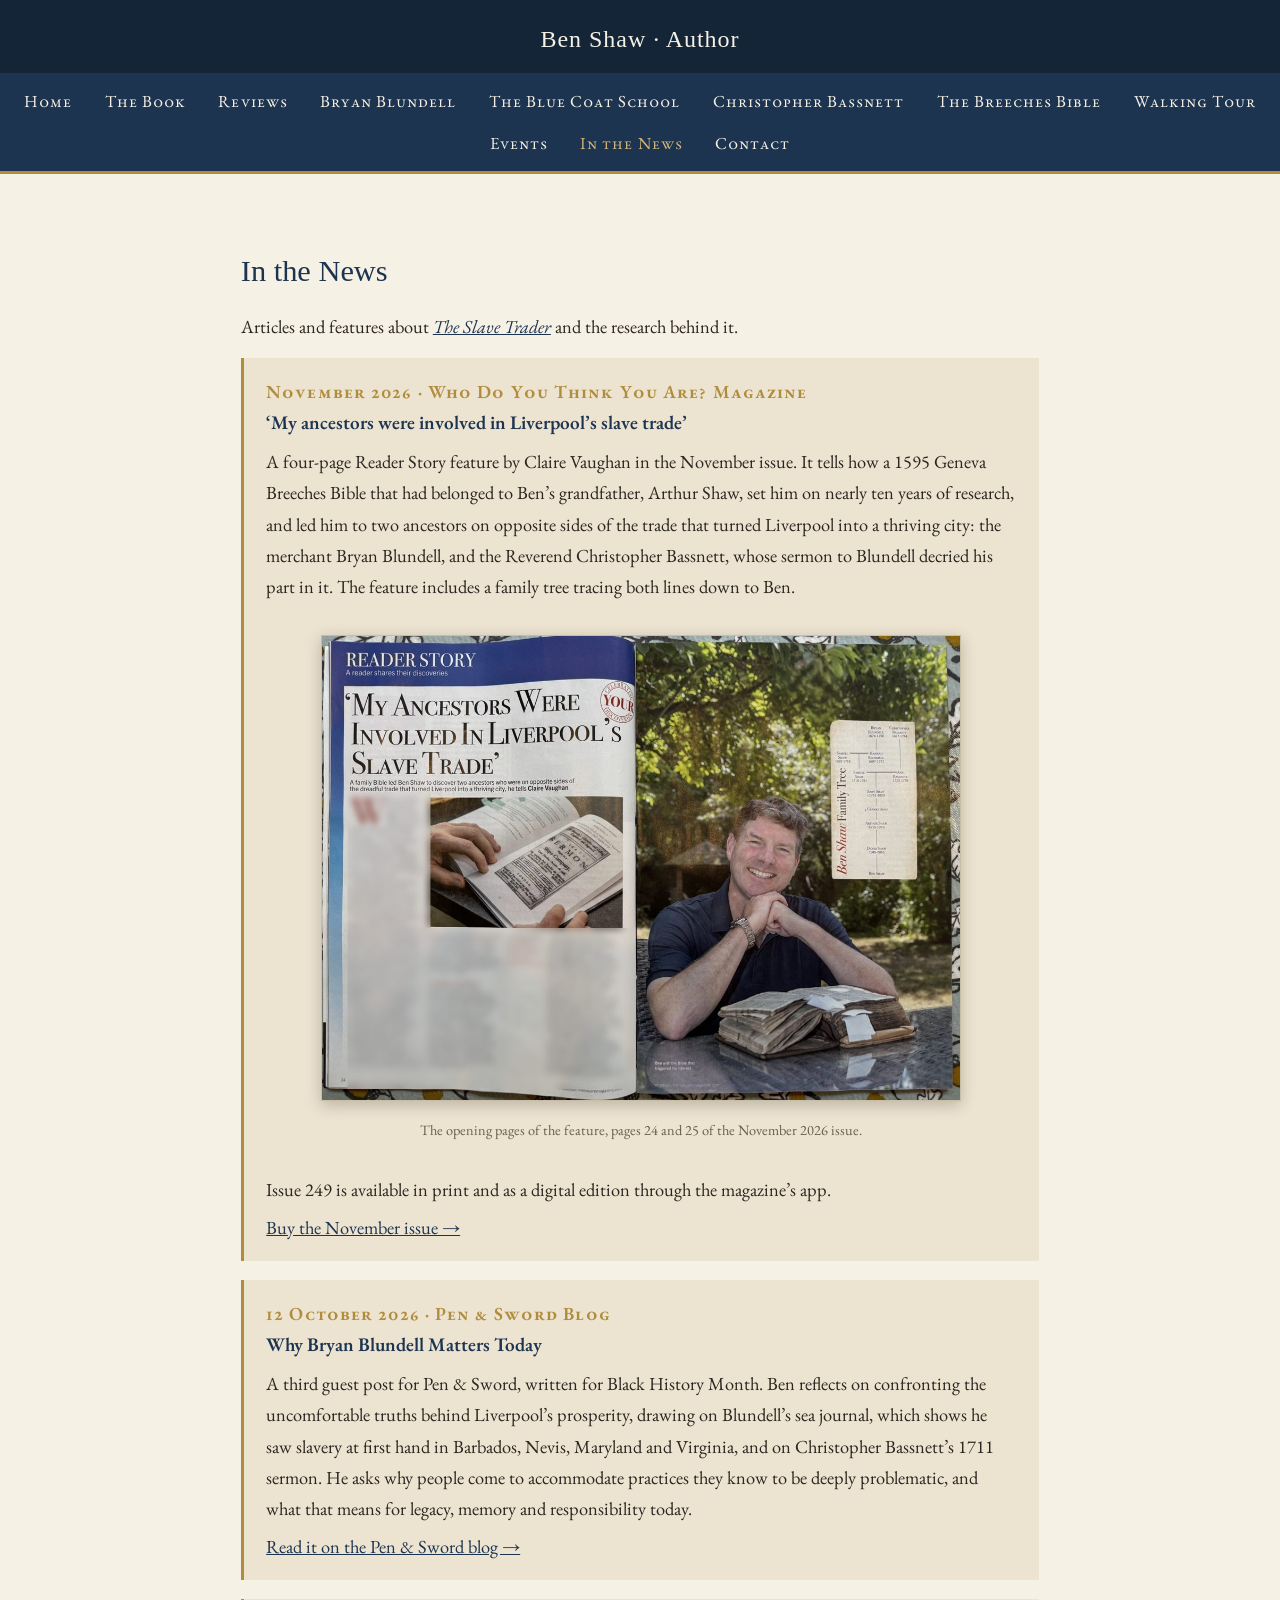
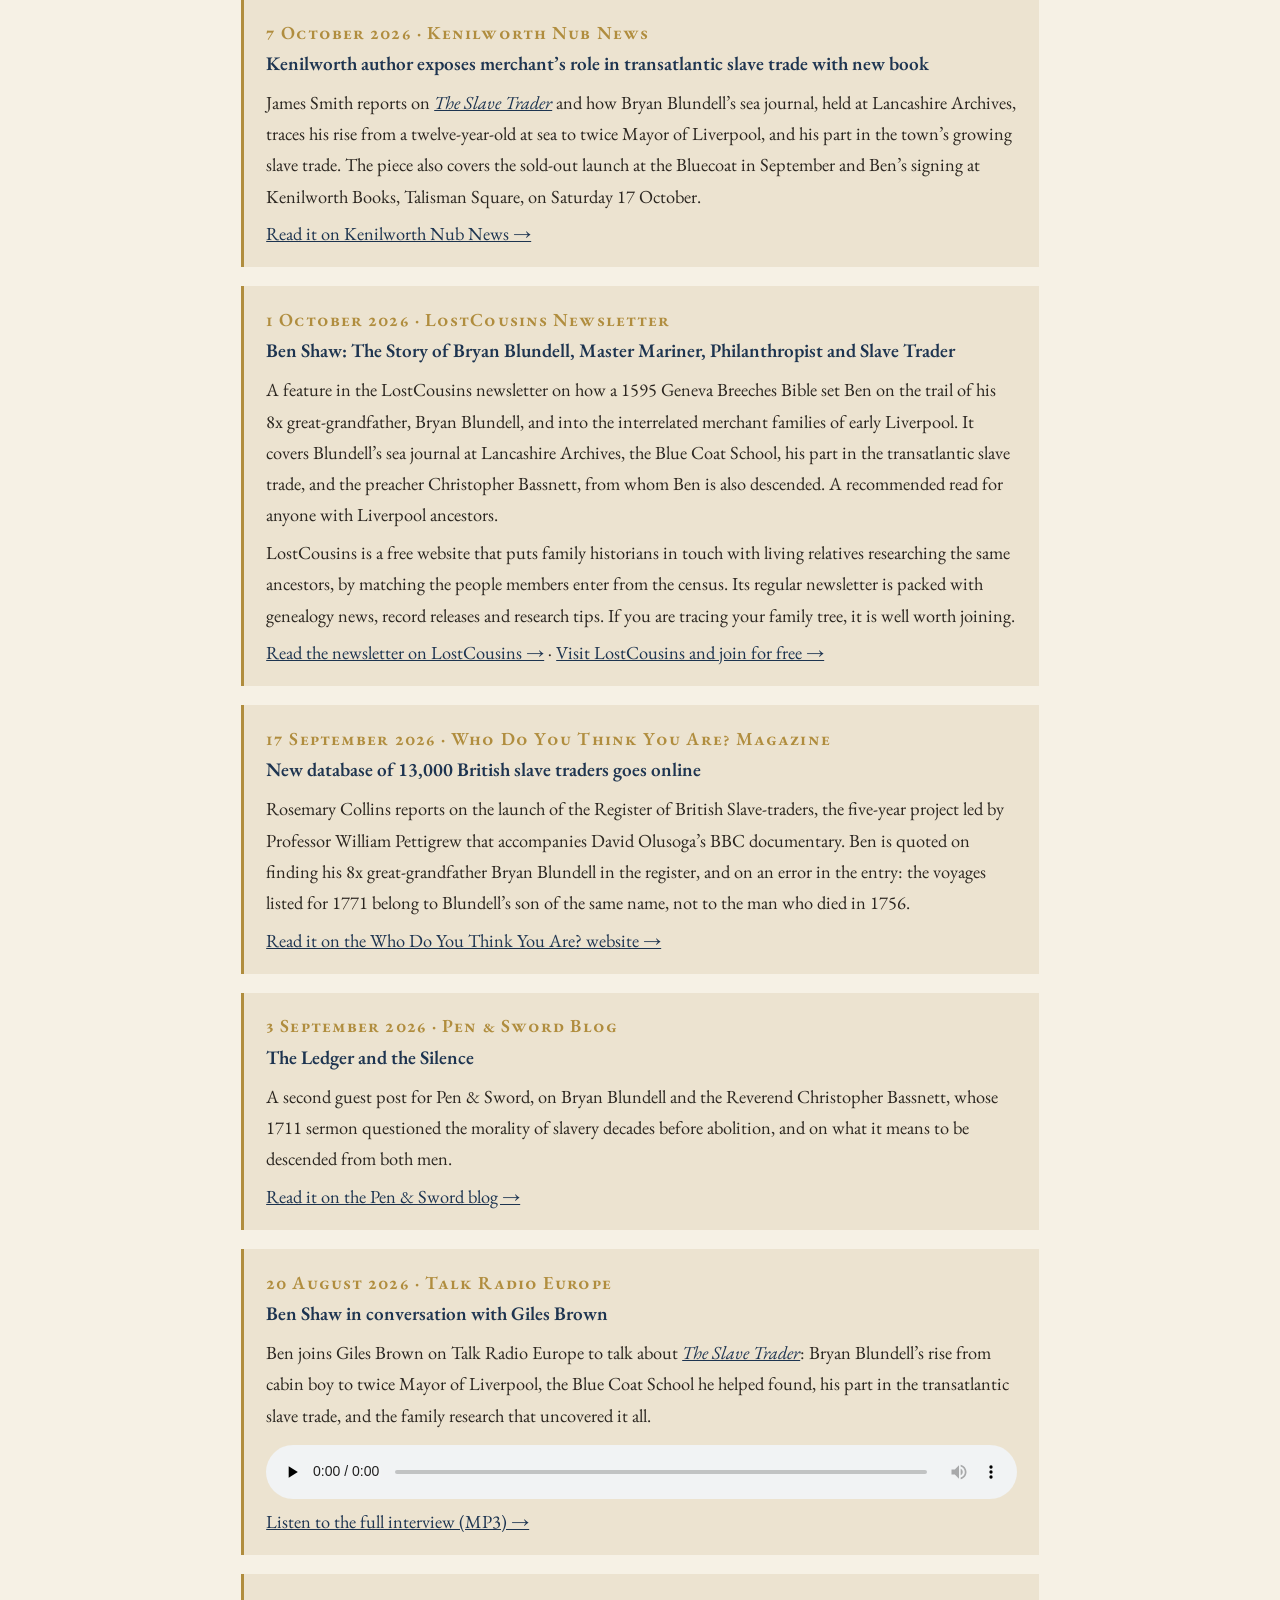
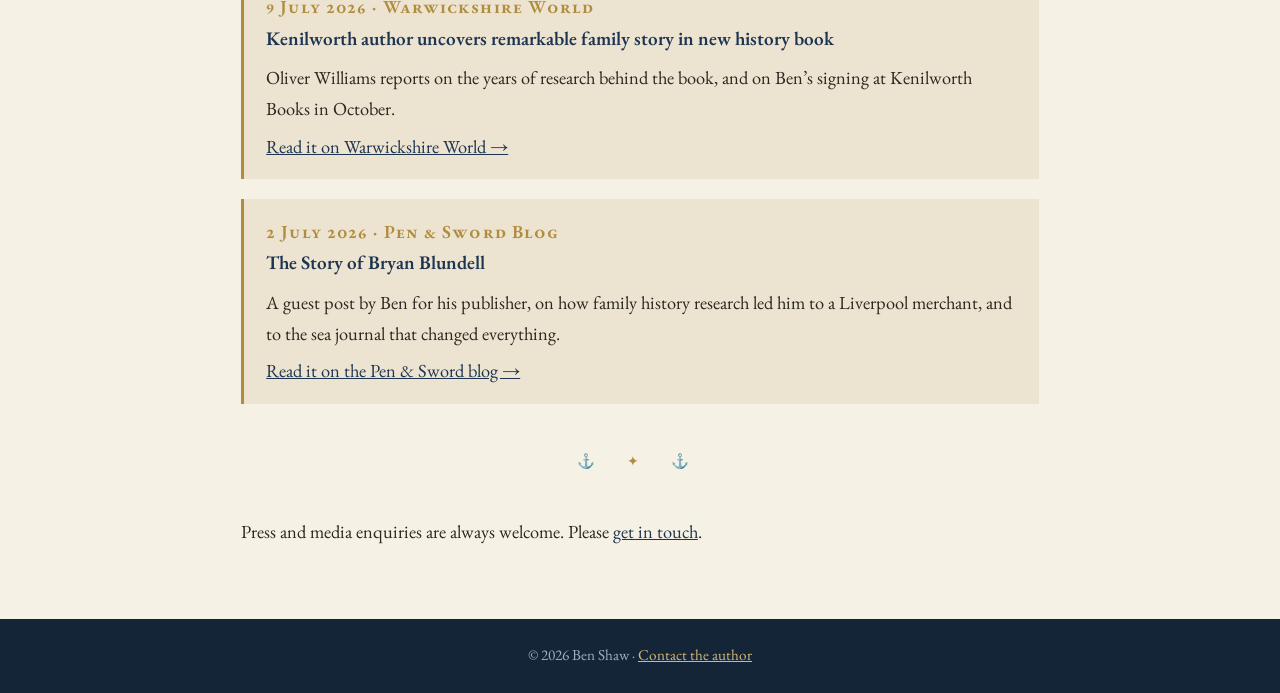
<file: in-the-news.html>
<!DOCTYPE html>
<html lang="en">
<head>
<meta charset="UTF-8">
<meta name="viewport" content="width=device-width, initial-scale=1.0">
<title>In the News | Ben Shaw, Author</title>
<meta name="description" content="Press coverage, features and articles about Ben Shaw and The Slave Trader: The Story of Bryan Blundell.">
<link rel="stylesheet" href="style.css">
</head>
<body>
<header>
  <div class="site-title"><a href="index.html">Ben Shaw · Author</a></div>
</header>
<nav>
  <a href="index.html">Home</a>
  <a href="the-slave-trader.html">The Book</a>
  <a href="reviews.html">Reviews</a>
  <a href="bryan-blundell.html">Bryan Blundell</a>
  <a href="blue-coat.html">The Blue Coat School</a>
  <a href="christopher-bassnett.html">Christopher Bassnett</a>
  <a href="breeches-bible.html">The Breeches Bible</a>
  <a href="walking-tour.html">Walking Tour</a>
  <a href="events.html">Events</a>
  <a href="in-the-news.html" class="current">In the News</a>
  <a href="contact.html">Contact</a>
</nav>

<main>
  <h2>In the News</h2>
  <p>Articles and features about <a href="the-slave-trader.html"><em>The Slave Trader</em></a> and the research behind it.</p>

  <div class="event">
    <div class="event-date">November 2026 · Who Do You Think You Are? Magazine</div>
    <div class="event-venue">‘My ancestors were involved in Liverpool’s slave trade’</div>
    <p>A four-page Reader Story feature by Claire Vaughan in the November issue. It tells how a 1595 Geneva Breeches Bible that had belonged to Ben’s grandfather, Arthur Shaw, set him on nearly ten years of research, and led him to two ancestors on opposite sides of the trade that turned Liverpool into a thriving city: the merchant Bryan Blundell, and the Reverend Christopher Bassnett, whose sermon to Blundell decried his part in it. The feature includes a family tree tracing both lines down to Ben.</p>
    <figure class="plate">
      <img src="images/wdytya-november-2026-spread.jpg" alt="The opening spread of the Reader Story in Who Do You Think You Are? Magazine, with the headline My Ancestors Were Involved in Liverpool's Slave Trade and a photograph of Ben with the family Bible" loading="lazy">
      <figcaption>The opening pages of the feature, pages 24 and 25 of the November 2026 issue.</figcaption>
    </figure>
    <p>Issue 249 is available in print and as a digital edition through the magazine’s app.</p>
    <p><a href="https://www.whodoyouthinkyouaremagazine.com/feature/who-do-you-think-you-are-magazine-index" target="_blank" rel="noopener">Buy the November issue →</a></p>
  </div>

  <div class="event">
<div class="event-date">12 October 2026 · Pen &amp; Sword Blog</div>
<div class="event-venue">Why Bryan Blundell Matters Today</div>
<p>A third guest post for Pen &amp; Sword, written for Black History Month. Ben reflects on confronting the uncomfortable truths behind Liverpool’s prosperity, drawing on Blundell’s sea journal, which shows he saw slavery at first hand in Barbados, Nevis, Maryland and Virginia, and on Christopher Bassnett’s 1711 sermon. He asks why people come to accommodate practices they know to be deeply problematic, and what that means for legacy, memory and responsibility today.</p>
<p><a href="https://www.pen-and-sword.co.uk/blog/why-bryan-blundell-matters-today/" target="_blank" rel="noopener">Read it on the Pen &amp; Sword blog →</a></p>
</div>

<div class="event">
    <div class="event-date">7 October 2026 · Kenilworth Nub News</div>
    <div class="event-venue">Kenilworth author exposes merchant’s role in transatlantic slave trade with new book</div>
    <p>James Smith reports on <a href="the-slave-trader.html"><em>The Slave Trader</em></a> and how Bryan Blundell’s sea journal, held at Lancashire Archives, traces his rise from a twelve-year-old at sea to twice Mayor of Liverpool, and his part in the town’s growing slave trade. The piece also covers the sold-out launch at the Bluecoat in September and Ben’s signing at Kenilworth Books, Talisman Square, on Saturday 17 October.</p>
    <p><a href="https://kenilworth.nub.news/news/local-news/sp9609-kenilworth-author-exposes-merchants-role-in-transatlantic-slave-trade-with-new-book-310346" target="_blank" rel="noopener">Read it on Kenilworth Nub News →</a></p>
  </div>

  <div class="event">
    <div class="event-date">1 October 2026 · LostCousins Newsletter</div>
    <div class="event-venue">Ben Shaw: The Story of Bryan Blundell, Master Mariner, Philanthropist and Slave Trader</div>
    <p>A feature in the LostCousins newsletter on how a 1595 Geneva Breeches Bible set Ben on the trail of his 8x great-grandfather, Bryan Blundell, and into the interrelated merchant families of early Liverpool. It covers Blundell’s sea journal at Lancashire Archives, the Blue Coat School, his part in the transatlantic slave trade, and the preacher Christopher Bassnett, from whom Ben is also descended. A recommended read for anyone with Liverpool ancestors.</p>
    <p>LostCousins is a free website that puts family historians in touch with living relatives researching the same ancestors, by matching the people members enter from the census. Its regular newsletter is packed with genealogy news, record releases and research tips. If you are tracing your family tree, it is well worth joining.</p>
    <p><a href="https://new.lostcousins.com/newsletter/archive/1st-october-2026-lostcousins-newsletter" target="_blank" rel="noopener">Read the newsletter on LostCousins →</a> · <a href="https://www.lostcousins.com/" target="_blank" rel="noopener">Visit LostCousins and join for free →</a></p>
  </div>

  <div class="event">
    <div class="event-date">17 September 2026 · Who Do You Think You Are? Magazine</div>
    <div class="event-venue">New database of 13,000 British slave traders goes online</div>
    <p>Rosemary Collins reports on the launch of the Register of British Slave-traders, the five-year project led by Professor William Pettigrew that accompanies David Olusoga’s BBC documentary. Ben is quoted on finding his 8x great-grandfather Bryan Blundell in the register, and on an error in the entry: the voyages listed for 1771 belong to Blundell’s son of the same name, not to the man who died in 1756.</p>
    <p><a href="https://www.whodoyouthinkyouaremagazine.com/news/slavery-database-david-olusoga-william-pettigrew" target="_blank" rel="noopener">Read it on the Who Do You Think You Are? website →</a></p>
  </div>

  <div class="event">
    <div class="event-date">3 September 2026 · Pen &amp; Sword Blog</div>
    <div class="event-venue">The Ledger and the Silence</div>
    <p>A second guest post for Pen &amp; Sword, on Bryan Blundell and the Reverend Christopher Bassnett, whose 1711 sermon questioned the morality of slavery decades before abolition, and on what it means to be descended from both men.</p>
    <p><a href="https://www.pen-and-sword.co.uk/blog/the-ledger-and-the-silence/" target="_blank" rel="noopener">Read it on the Pen &amp; Sword blog →</a></p>
  </div>

  <div class="event">
    <div class="event-date">20 August 2026 · Talk Radio Europe</div>
    <div class="event-venue">Ben Shaw in conversation with Giles Brown</div>
    <p>Ben joins Giles Brown on Talk Radio Europe to talk about <a href="the-slave-trader.html"><em>The Slave Trader</em></a>: Bryan Blundell’s rise from cabin boy to twice Mayor of Liverpool, the Blue Coat School he helped found, his part in the transatlantic slave trade, and the family research that uncovered it all.</p>
    <audio class="interview" controls preload="none" src="https://github.com/benshawauthor/fluffy-octo-carnival/releases/download/media/Talk.Radio.Interview.mp3">
      Your browser cannot play this recording. <a href="https://github.com/benshawauthor/fluffy-octo-carnival/releases/download/media/Talk.Radio.Interview.mp3">Download the interview (MP3)</a>.
    </audio>
    <p><a href="https://github.com/benshawauthor/fluffy-octo-carnival/releases/download/media/Talk.Radio.Interview.mp3">Listen to the full interview (MP3) →</a></p>
  </div>

  <div class="event">
    <div class="event-date">9 July 2026 · Warwickshire World</div>
    <div class="event-venue">Kenilworth author uncovers remarkable family story in new history book</div>
    <p>Oliver Williams reports on the years of research behind the book, and on Ben’s signing at Kenilworth Books in October.</p>
    <p><a href="https://www.warwickshireworld.com/arts-and-culture/books/kenilworth-author-uncovers-remarkable-family-story-in-new-history-book-8786990" target="_blank" rel="noopener">Read it on Warwickshire World →</a></p>
  </div>

  <div class="event">
    <div class="event-date">2 July 2026 · Pen &amp; Sword Blog</div>
    <div class="event-venue">The Story of Bryan Blundell</div>
    <p>A guest post by Ben for his publisher, on how family history research led him to a Liverpool merchant, and to the sea journal that changed everything.</p>
    <p><a href="https://www.pen-and-sword.co.uk/blog/the-story-of-bryan-blundell/" target="_blank" rel="noopener">Read it on the Pen &amp; Sword blog →</a></p>
  </div>

  <hr class="flourish">

  <p>Press and media enquiries are always welcome. Please <a href="contact.html">get in touch</a>.</p>
</main>

<footer>
  <p>© 2026 Ben Shaw · <a href="contact.html">Contact the author</a></p>
</footer>
<!-- Cloudflare Web Analytics --><script type='module' src='https://static.cloudflareinsights.com/beacon.min.js' data-cf-beacon='{"token": "50ad4c76dd9146de8ef9f88a80dfe9ea"}'></script><!-- End Cloudflare Web Analytics --></body>
</html>
</file>
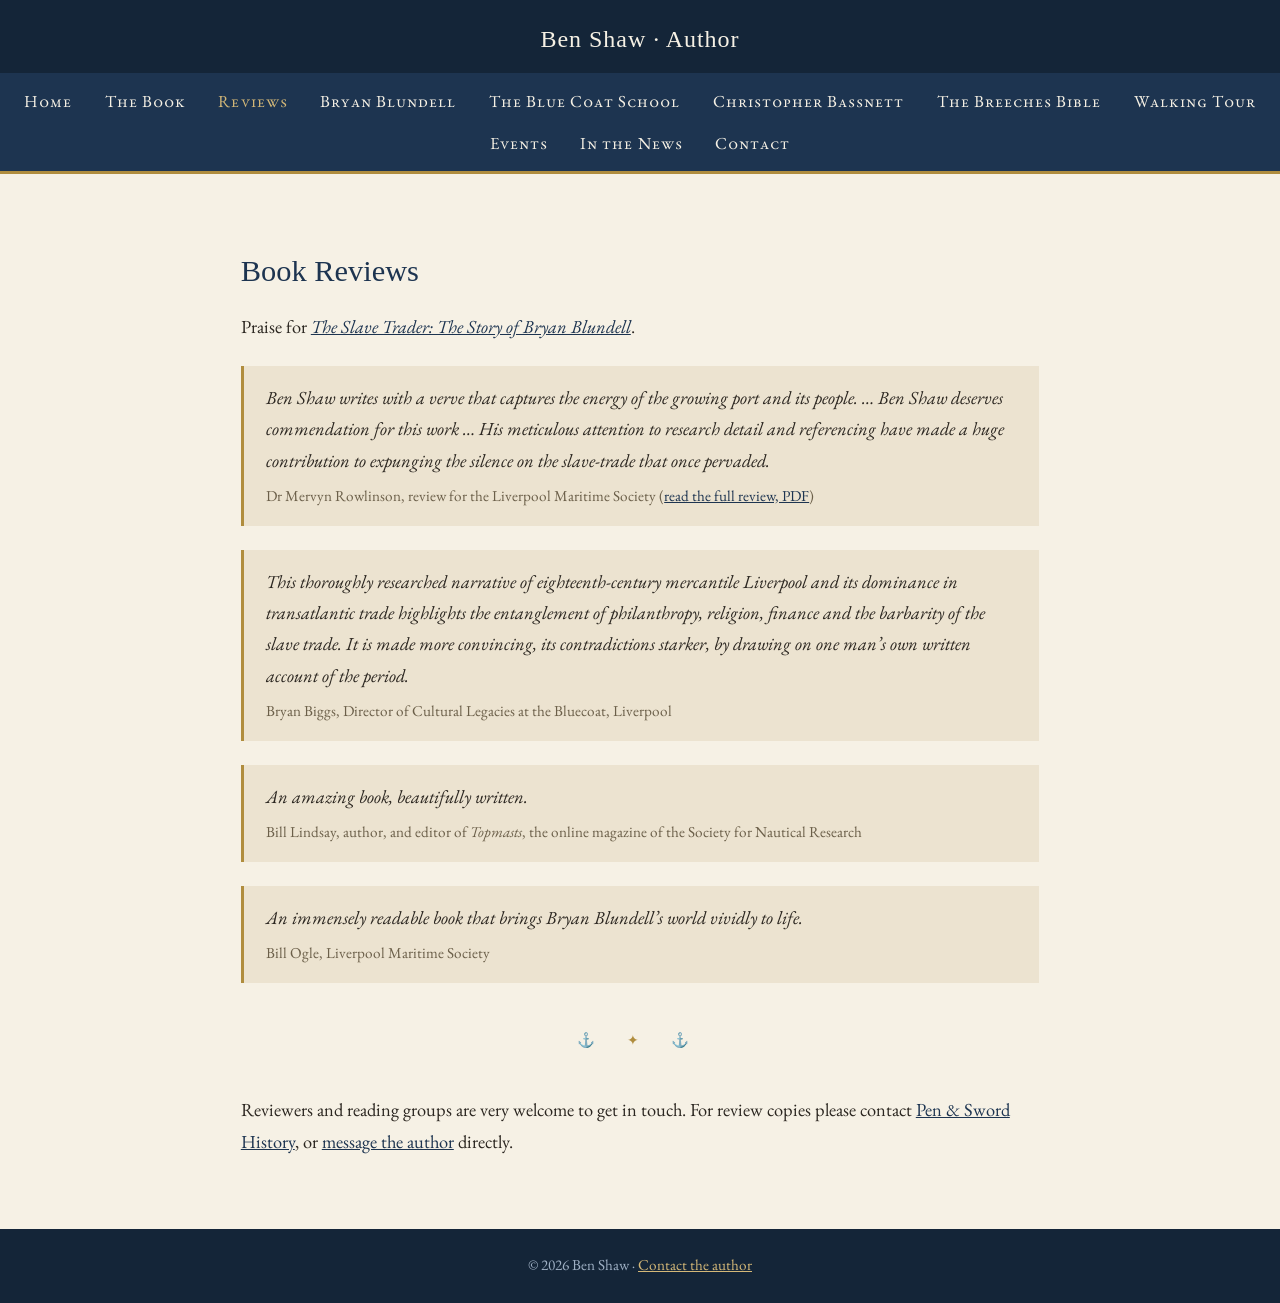
<file: reviews.html>
<!DOCTYPE html>
<html lang="en">
<head>
<meta charset="UTF-8">
<meta name="viewport" content="width=device-width, initial-scale=1.0">
<title>Book Reviews | Ben Shaw, Author</title>
<meta name="description" content="Early praise and reviews for The Slave Trader: The Story of Bryan Blundell by Ben Shaw, published by Pen &amp; Sword History.">
<link rel="stylesheet" href="style.css">
</head>
<body>
<header>
  <div class="site-title"><a href="index.html">Ben Shaw · Author</a></div>
</header>
<nav>
  <a href="index.html">Home</a>
  <a href="the-slave-trader.html">The Book</a>
  <a href="reviews.html" class="current">Reviews</a>
  <a href="bryan-blundell.html">Bryan Blundell</a>
  <a href="blue-coat.html">The Blue Coat School</a>
  <a href="christopher-bassnett.html">Christopher Bassnett</a>
  <a href="breeches-bible.html">The Breeches Bible</a>
  <a href="walking-tour.html">Walking Tour</a>
  <a href="events.html">Events</a>
  <a href="in-the-news.html">In the News</a>
  <a href="contact.html">Contact</a>
</nav>

<main>
  <h2>Book Reviews</h2>
  <p>Praise for <a href="the-slave-trader.html"><em>The Slave Trader: The Story of Bryan Blundell</em></a>.</p>

  <blockquote>
    Ben Shaw writes with a verve that captures the energy of the growing port and its people. … Ben Shaw deserves commendation for this work … His meticulous attention to research detail and referencing have made a huge contribution to expunging the silence on the slave-trade that once pervaded.
    <cite>Dr Mervyn Rowlinson, review for the Liverpool Maritime Society (<a href="files/1791482293481_The_Liverpool_Maritime_Society_Review_of_The_Slave_Trader.pdf" target="_blank" rel="noopener">read the full review, PDF</a>)</cite>
  </blockquote>

  <blockquote>
    This thoroughly researched narrative of eighteenth-century mercantile Liverpool and its dominance in transatlantic trade highlights the entanglement of philanthropy, religion, finance and the barbarity of the slave trade. It is made more convincing, its contradictions starker, by drawing on one man’s own written account of the period.
    <cite>Bryan Biggs, Director of Cultural Legacies at the Bluecoat, Liverpool</cite>
  </blockquote>

  <blockquote>
    An amazing book, beautifully written.
    <cite>Bill Lindsay, author, and editor of <em>Topmasts</em>, the online magazine of the Society for Nautical Research</cite>
  </blockquote>

  <blockquote>
    An immensely readable book that brings Bryan Blundell’s world vividly to life.
    <cite>Bill Ogle, Liverpool Maritime Society</cite>
  </blockquote>

  <hr class="flourish">

  <p>Reviewers and reading groups are very welcome to get in touch. For review copies please contact <a href="https://www.pen-and-sword.co.uk/" target="_blank" rel="noopener">Pen &amp; Sword History</a>, or <a href="contact.html">message the author</a> directly.</p>
</main>

<footer>
  <p>© 2026 Ben Shaw · <a href="contact.html">Contact the author</a></p>
</footer>
<!-- Cloudflare Web Analytics --><script type='module' src='https://static.cloudflareinsights.com/beacon.min.js' data-cf-beacon='{"token": "50ad4c76dd9146de8ef9f88a80dfe9ea"}'></script><!-- End Cloudflare Web Analytics --></body>
</html>

<!-- rebuild 2026-08-06 -->
<!-- rebuild 2026-08-07 -->
</file>
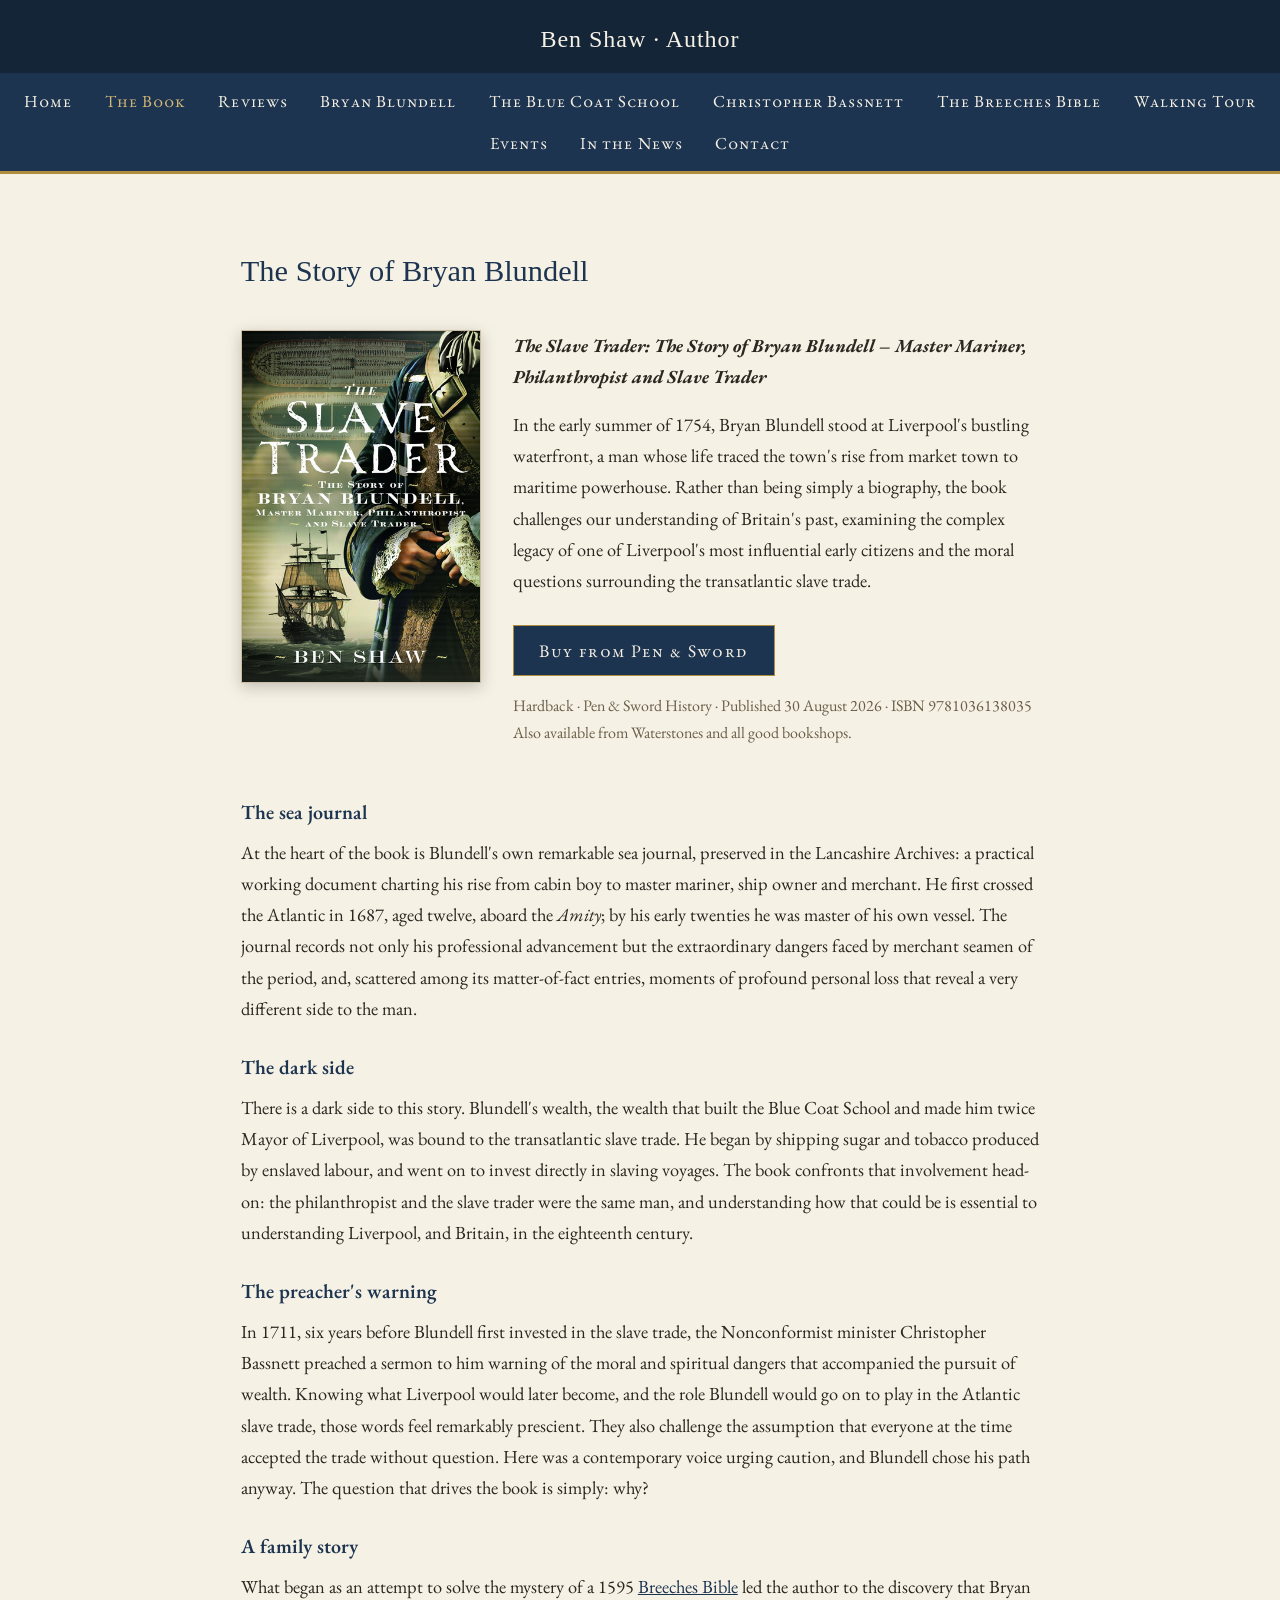
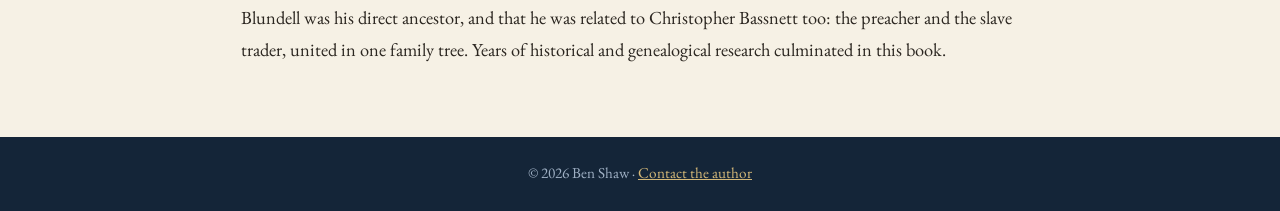
<file: the-slave-trader.html>
<!DOCTYPE html>
<html lang="en">
<head>
<meta charset="UTF-8">
<meta name="viewport" content="width=device-width, initial-scale=1.0">
<title>The Slave Trader: The Story of Bryan Blundell | Ben Shaw</title>
<link rel="stylesheet" href="style.css">
</head>
<body>
<header>
  <div class="site-title"><a href="index.html">Ben Shaw · Author</a></div>
</header>
<nav>
  <a href="index.html">Home</a>
  <a href="the-slave-trader.html" class="current">The Book</a>
  <a href="reviews.html">Reviews</a>
  <a href="bryan-blundell.html">Bryan Blundell</a>
  <a href="blue-coat.html">The Blue Coat School</a>
  <a href="christopher-bassnett.html">Christopher Bassnett</a>
  <a href="breeches-bible.html">The Breeches Bible</a>
  <a href="walking-tour.html">Walking Tour</a>
  <a href="events.html">Events</a>
  <a href="in-the-news.html">In the News</a>
  <a href="contact.html">Contact</a>
</nav>

<main>
  <h2>The Story of Bryan Blundell</h2>

  <div class="book-block">
    <img src="images/the-slave-trader-cover.png" alt="Cover of The Slave Trader by Ben Shaw">
    <div class="book-text">
      <p><strong><em>The Slave Trader: The Story of Bryan Blundell – Master Mariner, Philanthropist and Slave Trader</em></strong></p>
      <p>In the early summer of 1754, Bryan Blundell stood at Liverpool's bustling waterfront, a man whose life traced the town's rise from market town to maritime powerhouse. Rather than being simply a biography, the book challenges our understanding of Britain's past, examining the complex legacy of one of Liverpool's most influential early citizens and the moral questions surrounding the transatlantic slave trade.</p>
      <a class="buy-button" href="https://www.pen-and-sword.co.uk/The-Slave-Trader-Hardback/p/62162">Buy from Pen &amp; Sword</a>
      <p class="book-details">Hardback · Pen &amp; Sword History · Published 30 August 2026 · ISBN 9781036138035<br>Also available from Waterstones and all good bookshops.</p>
    </div>
  </div>

  <h3>The sea journal</h3>
  <p>At the heart of the book is Blundell's own remarkable sea journal, preserved in the Lancashire Archives: a practical working document charting his rise from cabin boy to master mariner, ship owner and merchant. He first crossed the Atlantic in 1687, aged twelve, aboard the <em>Amity</em>; by his early twenties he was master of his own vessel. The journal records not only his professional advancement but the extraordinary dangers faced by merchant seamen of the period, and, scattered among its matter-of-fact entries, moments of profound personal loss that reveal a very different side to the man.</p>

  <h3>The dark side</h3>
  <p>There is a dark side to this story. Blundell's wealth, the wealth that built the Blue Coat School and made him twice Mayor of Liverpool, was bound to the transatlantic slave trade. He began by shipping sugar and tobacco produced by enslaved labour, and went on to invest directly in slaving voyages. The book confronts that involvement head-on: the philanthropist and the slave trader were the same man, and understanding how that could be is essential to understanding Liverpool, and Britain, in the eighteenth century.</p>

  <h3>The preacher's warning</h3>
  <p>In 1711, six years before Blundell first invested in the slave trade, the Nonconformist minister Christopher Bassnett preached a sermon to him warning of the moral and spiritual dangers that accompanied the pursuit of wealth. Knowing what Liverpool would later become, and the role Blundell would go on to play in the Atlantic slave trade, those words feel remarkably prescient. They also challenge the assumption that everyone at the time accepted the trade without question. Here was a contemporary voice urging caution, and Blundell chose his path anyway. The question that drives the book is simply: why?</p>

  <h3>A family story</h3>
  <p>What began as an attempt to solve the mystery of a 1595 <a href="breeches-bible.html">Breeches Bible</a> led the author to the discovery that Bryan Blundell was his direct ancestor, and that he was related to Christopher Bassnett too: the preacher and the slave trader, united in one family tree. Years of historical and genealogical research culminated in this book.</p>
</main>

<footer>
  <p>© 2026 Ben Shaw · <a href="contact.html">Contact the author</a></p>
</footer>
<!-- Cloudflare Web Analytics --><script type='module' src='https://static.cloudflareinsights.com/beacon.min.js' data-cf-beacon='{"token": "50ad4c76dd9146de8ef9f88a80dfe9ea"}'></script><!-- End Cloudflare Web Analytics --></body>
</html>
</file>
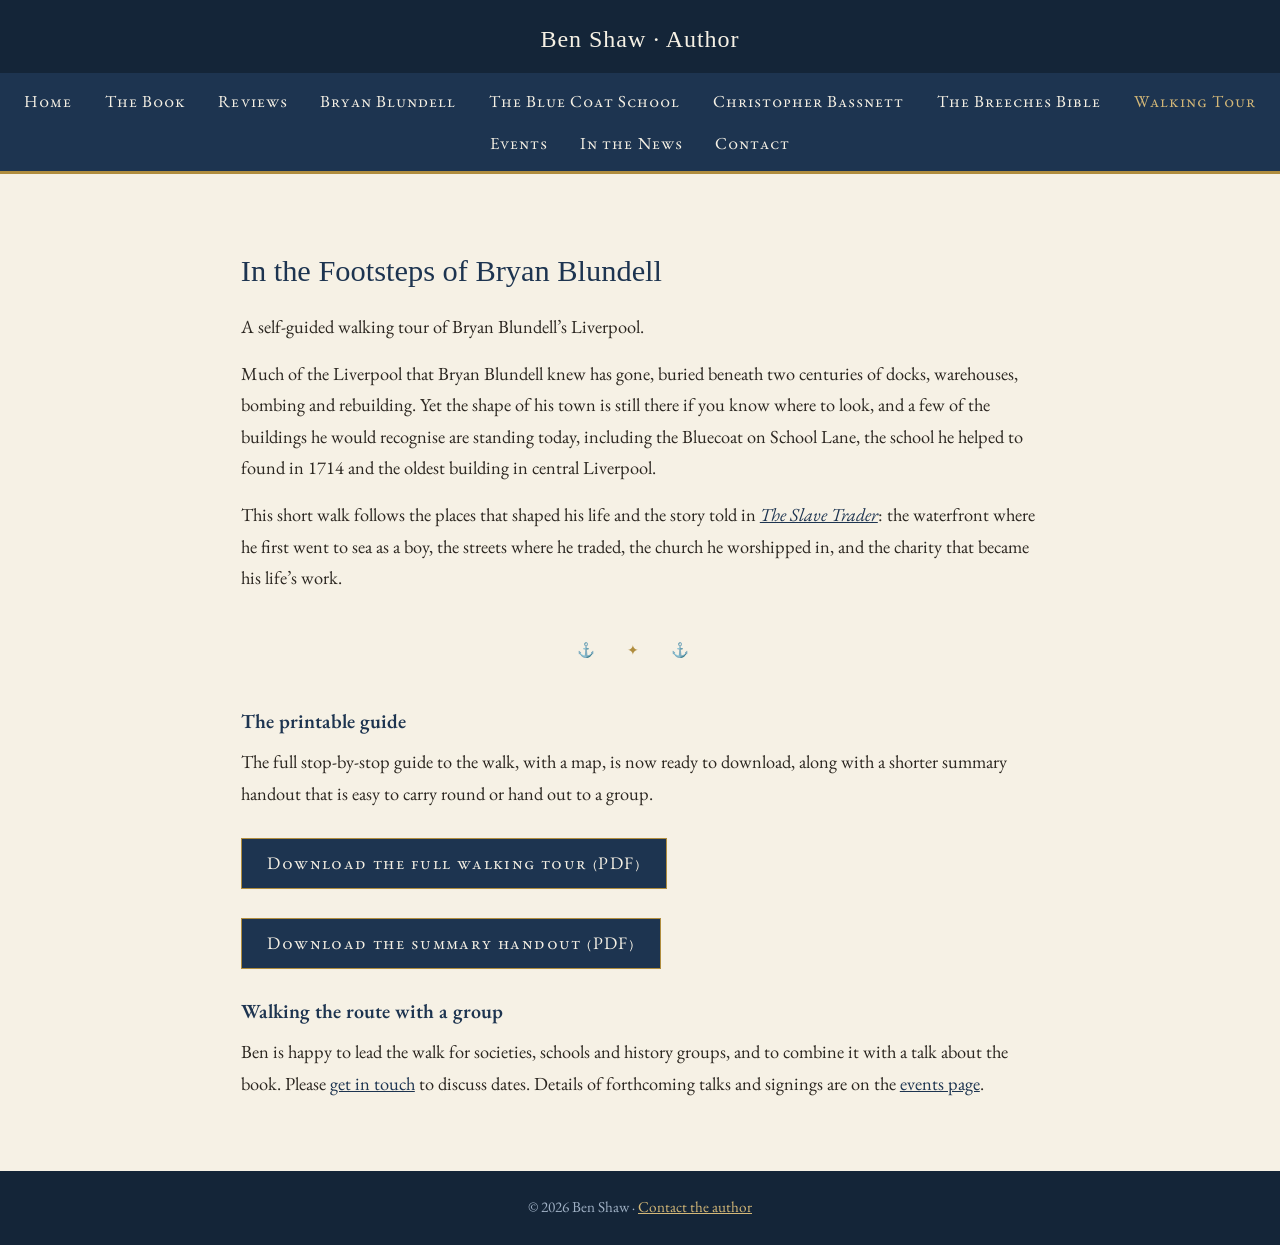
<file: walking-tour.html>
<!DOCTYPE html>
<html lang="en">
<head>
<meta charset="UTF-8">
<meta name="viewport" content="width=device-width, initial-scale=1.0">
<title>In the Footsteps of Bryan Blundell | Ben Shaw, Author</title>
<meta name="description" content="A self-guided walking tour of Bryan Blundell’s Liverpool, following the places that shaped the story told in The Slave Trader by Ben Shaw.">
<link rel="stylesheet" href="style.css">
</head>
<body>
<header>
  <div class="site-title"><a href="index.html">Ben Shaw · Author</a></div>
</header>
<nav>
  <a href="index.html">Home</a>
  <a href="the-slave-trader.html">The Book</a>
  <a href="reviews.html">Reviews</a>
  <a href="bryan-blundell.html">Bryan Blundell</a>
  <a href="blue-coat.html">The Blue Coat School</a>
  <a href="christopher-bassnett.html">Christopher Bassnett</a>
  <a href="breeches-bible.html">The Breeches Bible</a>
  <a href="walking-tour.html" class="current">Walking Tour</a>
  <a href="events.html">Events</a>
  <a href="in-the-news.html">In the News</a>
  <a href="contact.html">Contact</a>
</nav>

<main>
  <h2>In the Footsteps of Bryan Blundell</h2>
  <p>A self-guided walking tour of Bryan Blundell’s Liverpool.</p>

  <p>Much of the Liverpool that Bryan Blundell knew has gone, buried beneath two centuries of docks, warehouses, bombing and rebuilding. Yet the shape of his town is still there if you know where to look, and a few of the buildings he would recognise are standing today, including the Bluecoat on School Lane, the school he helped to found in 1714 and the oldest building in central Liverpool.</p>

  <p>This short walk follows the places that shaped his life and the story told in <a href="the-slave-trader.html"><em>The Slave Trader</em></a>: the waterfront where he first went to sea as a boy, the streets where he traded, the church he worshipped in, and the charity that became his life’s work.</p>

  <hr class="flourish">

  <h3>The printable guide</h3>
  <p>The full stop-by-stop guide to the walk, with a map, is now ready to download, along with a shorter summary handout that is easy to carry round or hand out to a group.</p>
  <p class="downloads">
    <a class="buy-button" href="files/In%20The%20Footsteps%20of%20Bryan%20Blundell%20-%20Walking%20Tour.pdf">Download the full walking tour (PDF)</a>
    <a class="buy-button" href="files/In%20The%20Footsteps%20of%20Bryan%20Blundell%20Handout.pdf">Download the summary handout (PDF)</a>
  </p>

  <h3>Walking the route with a group</h3>
  <p>Ben is happy to lead the walk for societies, schools and history groups, and to combine it with a talk about the book. Please <a href="contact.html">get in touch</a> to discuss dates. Details of forthcoming talks and signings are on the <a href="events.html">events page</a>.</p>
</main>

<footer>
  <p>© 2026 Ben Shaw · <a href="contact.html">Contact the author</a></p>
</footer>
<!-- Cloudflare Web Analytics --><script type='module' src='https://static.cloudflareinsights.com/beacon.min.js' data-cf-beacon='{"token": "50ad4c76dd9146de8ef9f88a80dfe9ea"}'></script><!-- End Cloudflare Web Analytics --></body>
</html>
</file>
<file: style.css>
/* Mr Bulkeley and the Privateer — site styles */
@import url('https://fonts.googleapis.com/css2?family=EB+Garamond:ital,wght@0,400;0,500;0,600;1,400&family=IM+Fell+English:ital@0;1&display=swap');

:root {
  --ink: #2b2620;
  --parchment: #f6f1e5;
  --parchment-dark: #ece3d0;
  --navy: #1d3450;
  --navy-deep: #142538;
  --gold: #b08d3e;
  --gold-light: #d4b878;
  --rule: #c9bda3;
}

* { margin: 0; padding: 0; box-sizing: border-box; }

body {
  font-family: 'EB Garamond', Georgia, serif;
  background: var(--parchment);
  color: var(--ink);
  font-size: 1.15rem;
  line-height: 1.7;
}

/* Header & navigation */
header {
  background: var(--navy-deep);
  color: var(--parchment);
  text-align: center;
  padding: 1.2rem 1rem 0.8rem;
}
header .site-title {
  font-family: 'IM Fell English', serif;
  font-size: 1.5rem;
  letter-spacing: 0.04em;
}
header .site-title a { color: var(--parchment); text-decoration: none; }
nav {
  background: var(--navy);
  text-align: center;
  padding: 0.5rem 0;
  border-bottom: 3px solid var(--gold);
}
nav a {
  color: var(--parchment);
  text-decoration: none;
  padding: 0.4rem 0.9rem;
  display: inline-block;
  font-variant: small-caps;
  letter-spacing: 0.06em;
  font-size: 1.05rem;
}
nav a:hover, nav a.current { color: var(--gold-light); }

/* Hero (home page) */
.hero {
  background: linear-gradient(rgba(20,37,56,0.85), rgba(20,37,56,0.92)),
    var(--navy-deep);
  color: var(--parchment);
  text-align: center;
  padding: 4.5rem 1.5rem;
}
.hero h1 {
  font-family: 'IM Fell English', serif;
  font-size: clamp(2.2rem, 6vw, 3.6rem);
  font-weight: 400;
  line-height: 1.15;
  margin-bottom: 0.6rem;
}
.hero .subtitle {
  font-style: italic;
  font-size: 1.35rem;
  color: var(--gold-light);
  max-width: 40em;
  margin: 0 auto 1.5rem;
}
.hero .coming-soon {
  display: inline-block;
  border: 1px solid var(--gold);
  color: var(--gold-light);
  padding: 0.35rem 1.4rem;
  font-variant: small-caps;
  letter-spacing: 0.12em;
  margin-top: 1rem;
}

/* Main content */
main {
  max-width: 46em;
  margin: 0 auto;
  padding: 2.5rem 1.5rem 3.5rem;
}
h2 {
  font-family: 'IM Fell English', serif;
  font-weight: 400;
  font-size: 1.9rem;
  color: var(--navy);
  margin: 2rem 0 0.8rem;
}
h3 {
  font-weight: 600;
  font-size: 1.25rem;
  color: var(--navy);
  margin: 1.6rem 0 0.5rem;
}
main p { margin-bottom: 1rem; }
main a { color: var(--navy); }

blockquote {
  border-left: 3px solid var(--gold);
  background: var(--parchment-dark);
  padding: 1rem 1.4rem;
  margin: 1.5rem 0;
  font-style: italic;
}
blockquote cite { display: block; font-style: normal; font-size: 0.95rem; margin-top: 0.5rem; color: #6b5f49; }

hr.flourish {
  border: none;
  text-align: center;
  margin: 2.5rem auto;
}
hr.flourish::after {
  content: "⚓ ✦ ⚓";
  color: var(--gold);
  letter-spacing: 1em;
  font-size: 0.9rem;
}

/* Character cards */
.cast-entry {
  background: var(--parchment-dark);
  border: 1px solid var(--rule);
  border-radius: 4px;
  padding: 1rem 1.3rem;
  margin-bottom: 1rem;
}
.cast-entry .name { font-weight: 600; color: var(--navy); font-size: 1.2rem; }
.cast-entry .role { font-style: italic; color: #6b5f49; }
.cast-entry .view { margin-top: 0.4rem; }
.cast-entry .view::before { content: "Mr Bulkeley's view: "; font-variant: small-caps; color: var(--gold); font-style: normal; }

/* Two-column feature blocks (home) */
.features {
  display: grid;
  grid-template-columns: repeat(auto-fit, minmax(240px, 1fr));
  gap: 1.2rem;
  margin: 2rem 0;
}
.feature {
  background: var(--parchment-dark);
  border-top: 3px solid var(--gold);
  padding: 1.2rem 1.3rem;
}
.feature h3 { margin-top: 0; }
.feature a { font-variant: small-caps; letter-spacing: 0.05em; }

/* Book display */
.book-block {
  display: flex;
  gap: 2rem;
  align-items: flex-start;
  flex-wrap: wrap;
  margin: 2rem 0;
}
.book-block img {
  width: 240px;
  max-width: 100%;
  border: 1px solid var(--rule);
  box-shadow: 0 4px 14px rgba(43,38,32,0.25);
}
.book-block .book-text { flex: 1; min-width: 260px; }
.buy-button {
  display: inline-block;
  background: var(--navy);
  color: var(--parchment);
  text-decoration: none;
  padding: 0.6rem 1.6rem;
  font-variant: small-caps;
  letter-spacing: 0.08em;
  font-size: 1.1rem;
  border: 1px solid var(--gold);
  margin-top: 0.8rem;
}
.buy-button:hover { background: var(--navy-deep); color: var(--gold-light); }
.book-details {
  font-size: 1rem;
  color: #6b5f49;
  margin-top: 1rem;
}

/* Events */
.event {
  background: var(--parchment-dark);
  border-left: 3px solid var(--gold);
  padding: 1.1rem 1.4rem;
  margin-bottom: 1.2rem;
}
.event .event-date {
  font-variant: small-caps;
  letter-spacing: 0.06em;
  color: var(--gold);
  font-weight: 600;
}
.event .event-venue { font-weight: 600; color: var(--navy); font-size: 1.2rem; }
.event p { margin: 0.4rem 0 0; }
.event audio.interview {
  display: block;
  width: 100%;
  margin-top: 0.9rem;
}

/* Footer */
footer {
  background: var(--navy-deep);
  color: #9fb0c4;
  text-align: center;
  padding: 1.5rem 1rem;
  font-size: 0.95rem;
}
footer a { color: var(--gold-light); }

/* Image rows (figures with captions) */
.image-row {
  display: flex;
  flex-wrap: wrap;
  gap: 1.5rem;
  margin: 2rem 0;
}
.image-row figure {
  flex: 1 1 240px;
  margin: 0;
}
.image-row img {
  width: 100%;
  height: auto;
  border: 1px solid var(--rule);
  box-shadow: 0 4px 14px rgba(43,38,32,0.25);
}
.image-row figcaption {
  font-size: 0.9rem;
  color: #6b5f49;
  margin-top: 0.5rem;
}

/* Single portrait figure with credit */
.portrait {
  float: right;
  max-width: 300px;
  margin: 0.5rem 0 1.5rem 2rem;
}
.portrait img {
  width: 100%;
  height: auto;
  border: 1px solid var(--rule);
  box-shadow: 0 4px 14px rgba(43,38,32,0.25);
}
.portrait figcaption {
  font-size: 0.9rem;
  color: #6b5f49;
  margin-top: 0.5rem;
}
@media (max-width: 700px) {
  .portrait {
    float: none;
    max-width: 100%;
    margin: 1.5rem 0;
  }
}

/* Download button rows */
.downloads {
  display: flex;
  flex-wrap: wrap;
  gap: 1rem;
  margin-top: 1rem;
}

/* Single wide plate image, centred */
.plate {
  max-width: 640px;
  margin: 2rem auto;
}
.plate img {
  width: 100%;
  height: auto;
  border: 1px solid var(--rule);
  box-shadow: 0 4px 14px rgba(43,38,32,0.25);
}
.plate figcaption {
  font-size: 0.9rem;
  color: #6b5f49;
  margin-top: 0.5rem;
  text-align: center;
}

/* Photo gallery: three across, two on small screens */
.image-row.gallery { gap: 1rem; margin: 1.2rem 0 0.4rem; }
.image-row.gallery figure { flex: 0 1 calc(33.333% - 0.67rem); }
@media (max-width: 600px) {
  .image-row.gallery figure { flex-basis: calc(50% - 0.5rem); }
}
</file>
